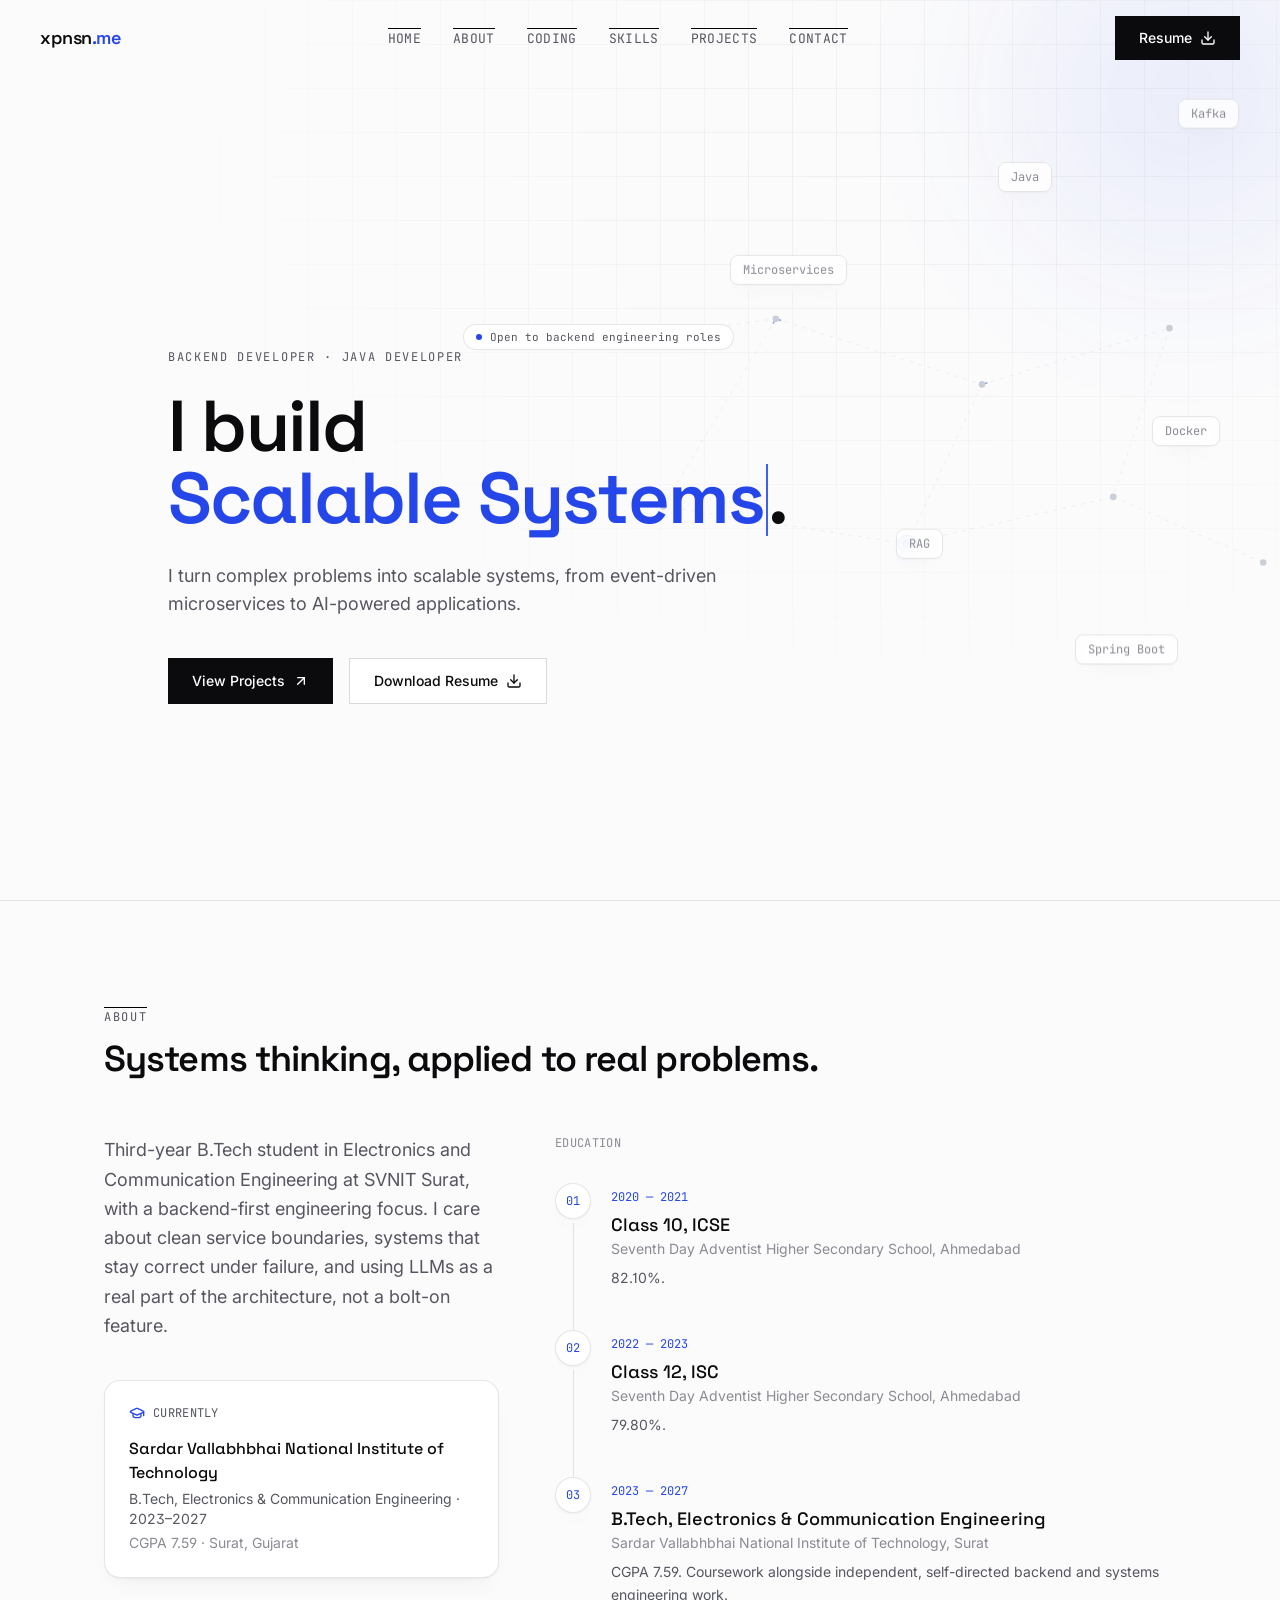
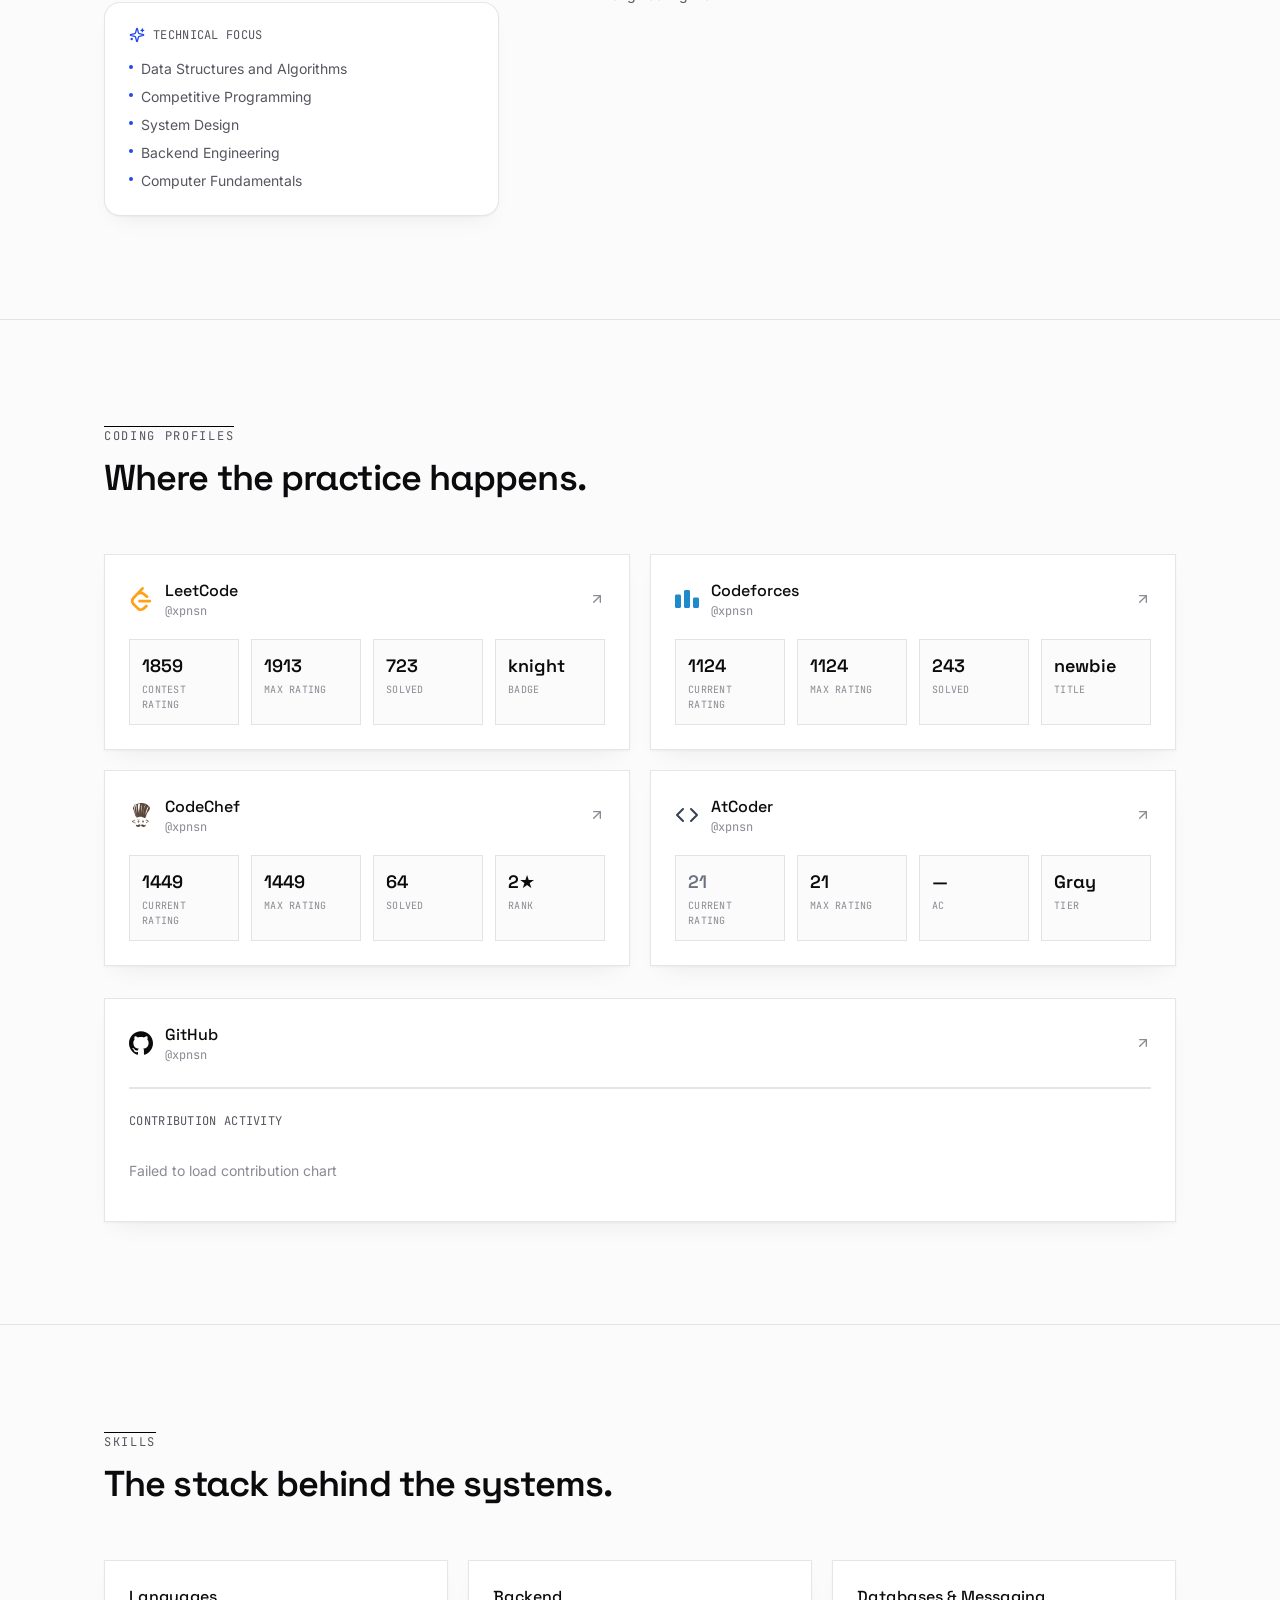
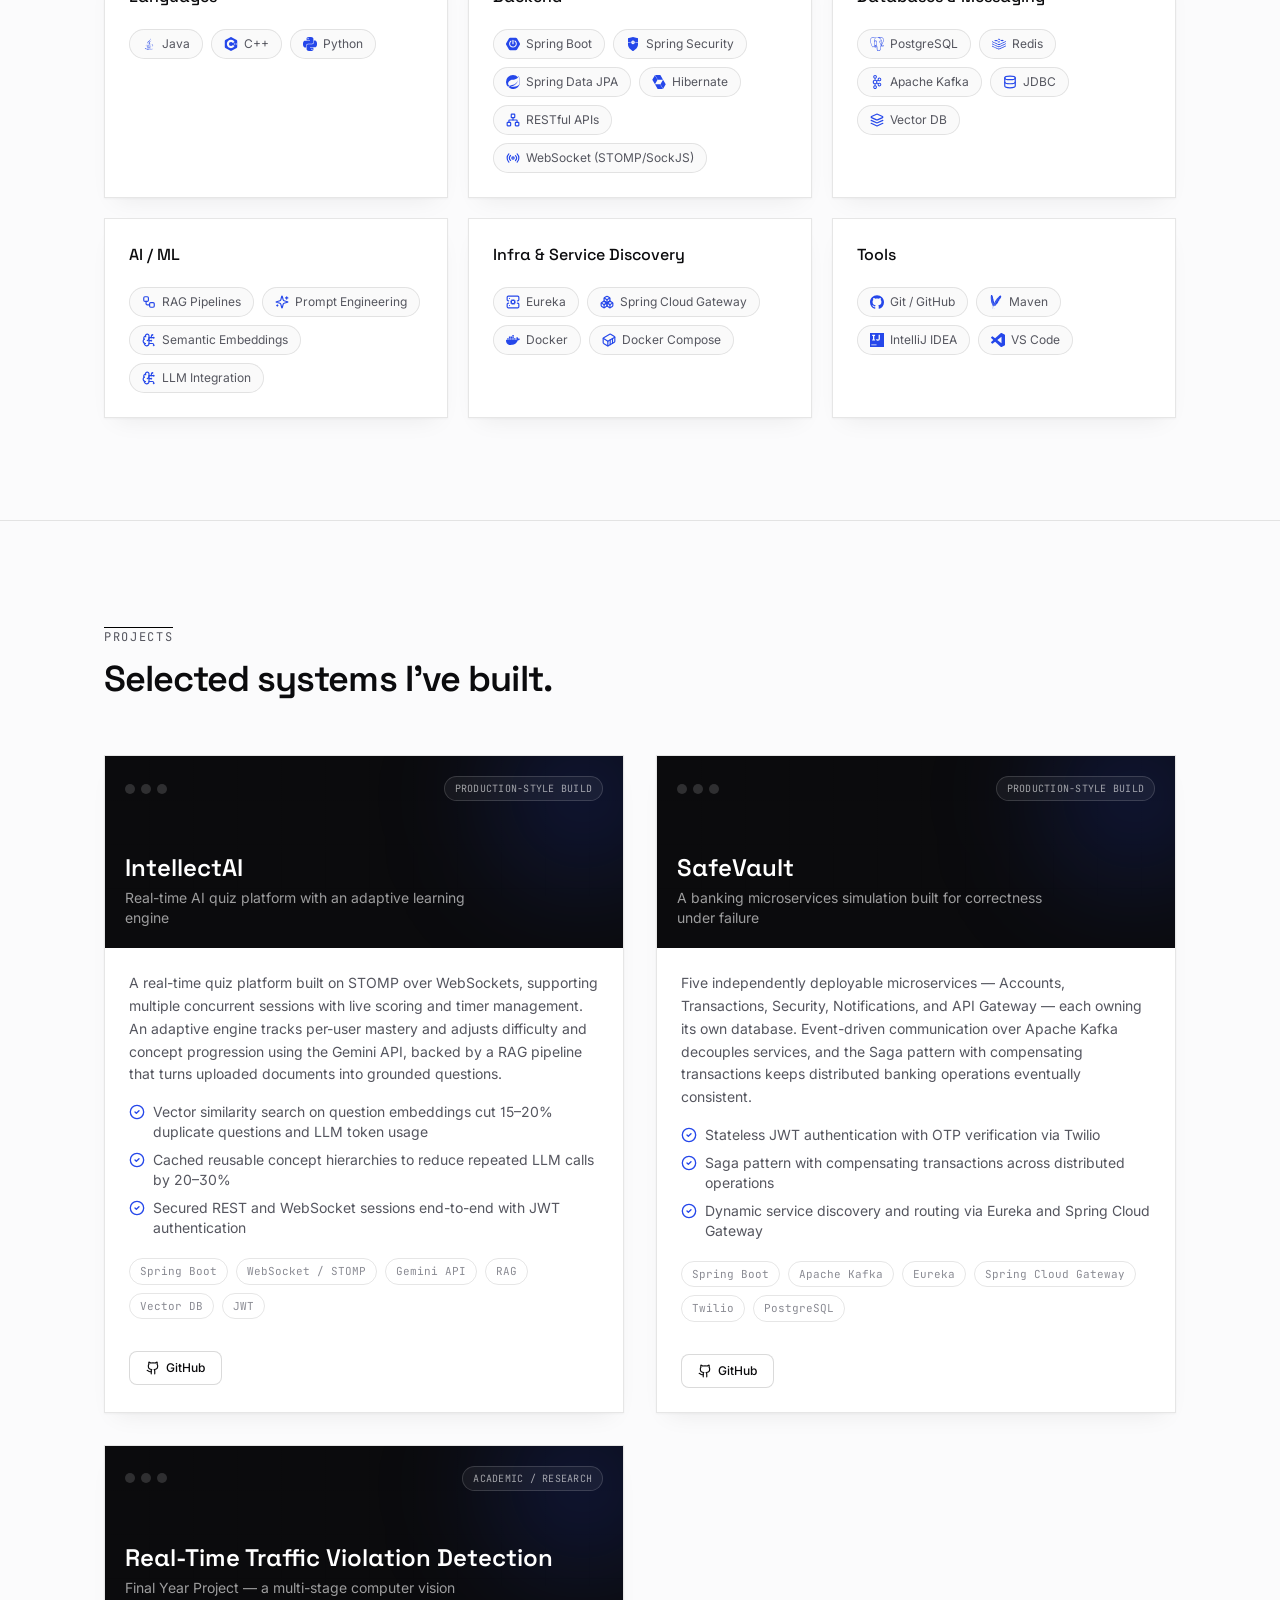
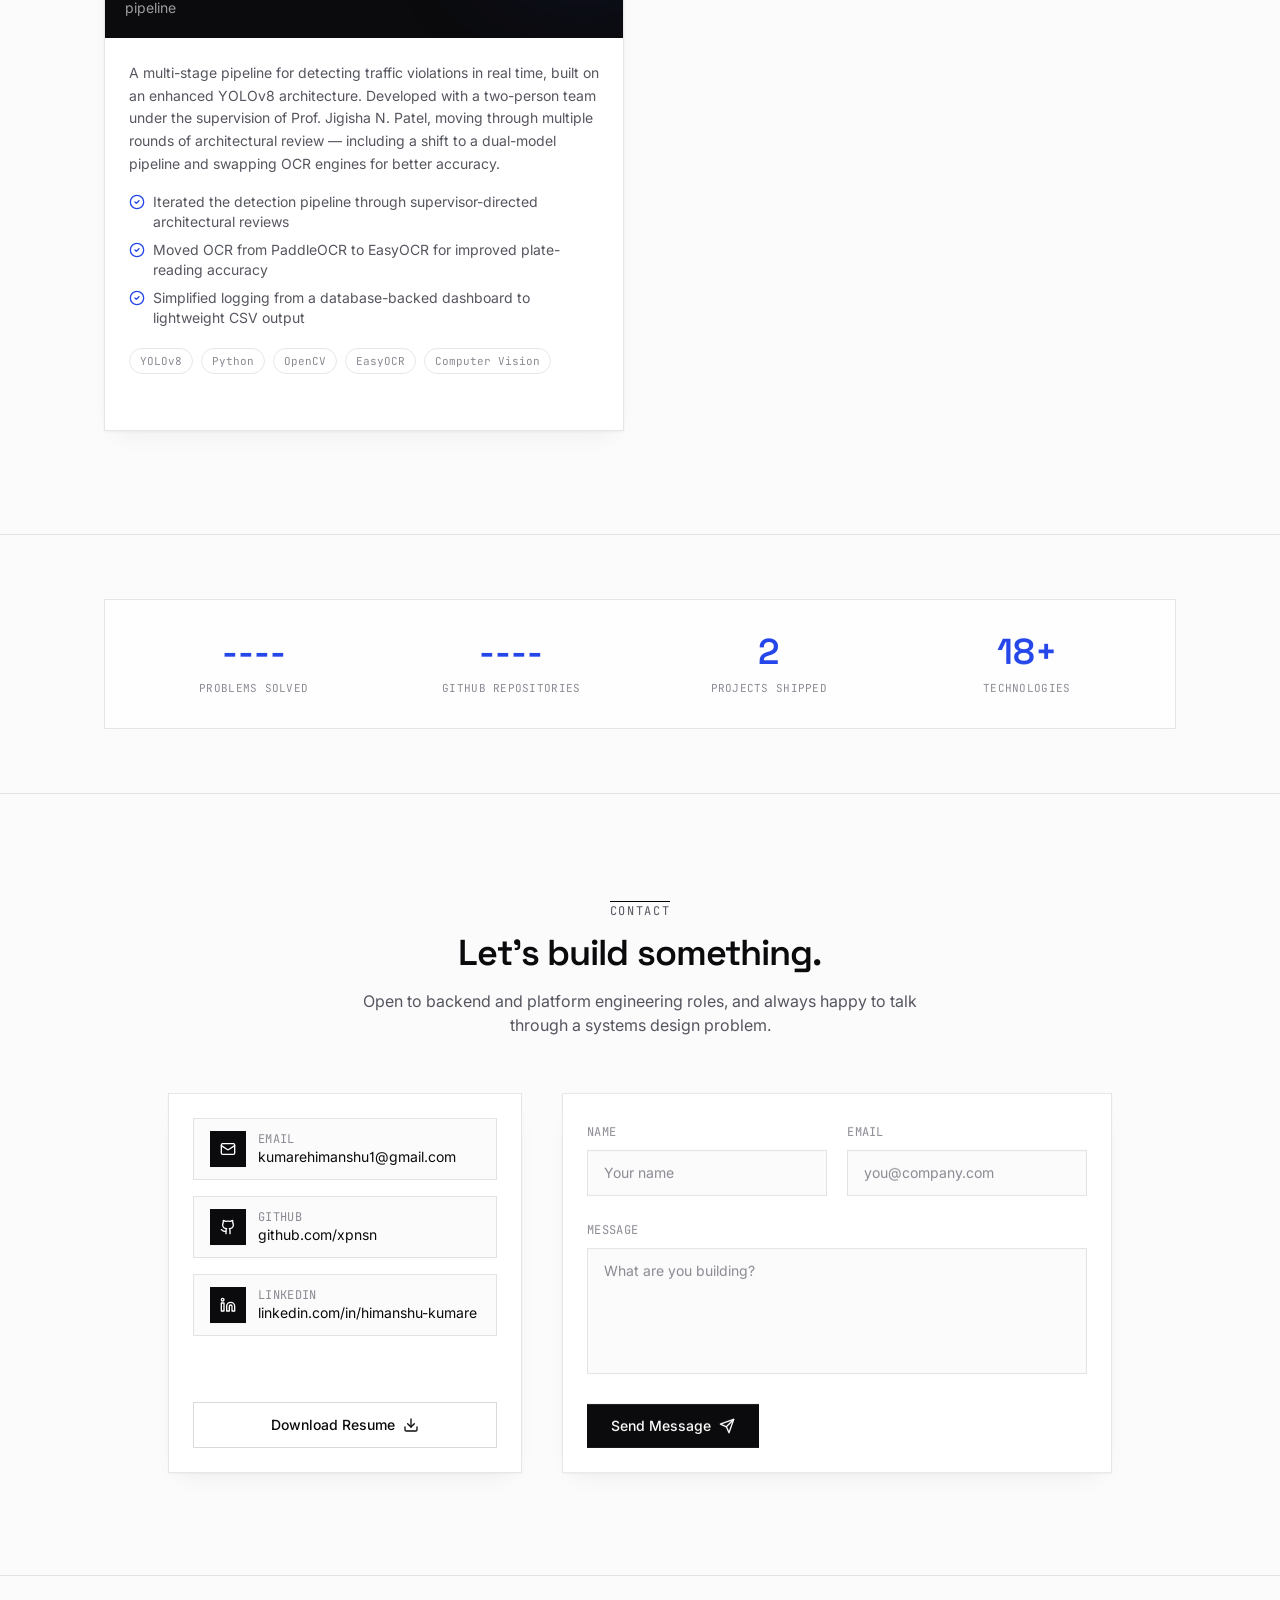
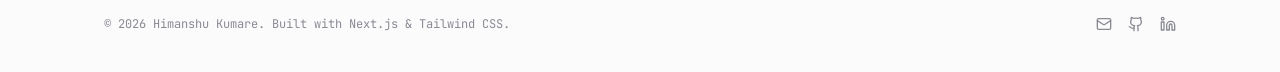
<file: index.html>
<!DOCTYPE html><html lang="en" class="scroll-smooth"><head><meta charSet="utf-8"/><meta name="viewport" content="width=device-width, initial-scale=1"/><link rel="stylesheet" href="/_next/static/css/5a13f71309ed17be.css" data-precedence="next"/><link rel="preload" as="script" fetchPriority="low" href="/_next/static/chunks/webpack-889906d2d9470bce.js"/><script src="/_next/static/chunks/fd9d1056-4a917af64af6b262.js" async=""></script><script src="/_next/static/chunks/23-6c6b0c7acb6a0a7e.js" async=""></script><script src="/_next/static/chunks/main-app-83a2d8cb7f90c480.js" async=""></script><script src="/_next/static/chunks/30a37ab2-38c968dc4e0f39fb.js" async=""></script><script src="/_next/static/chunks/a0f462e1-6d6544476a2a3025.js" async=""></script><script src="/_next/static/chunks/741-472580a84a715af6.js" async=""></script><script src="/_next/static/chunks/app/page-4ea057d4ef8b539a.js" async=""></script><link rel="preconnect" href="https://fonts.googleapis.com"/><link rel="preconnect" href="https://fonts.gstatic.com" crossorigin="anonymous"/><title>Himanshu Kumare — Backend Engineer</title><meta name="description" content="Himanshu Kumare — Backend-focused software engineer building event-driven microservices and AI-powered systems with Java, Spring Boot, and LLMs."/><meta property="og:title" content="Himanshu Kumare — Backend Engineer"/><meta property="og:description" content="Backend-focused engineer turning complex problems into scalable systems — from event-driven microservices to AI-powered applications."/><meta property="og:type" content="website"/><meta name="twitter:card" content="summary"/><meta name="twitter:title" content="Himanshu Kumare — Backend Engineer"/><meta name="twitter:description" content="Backend-focused engineer turning complex problems into scalable systems — from event-driven microservices to AI-powered applications."/><link rel="icon" href="/favicon.svg"/><link href="https://fonts.googleapis.com/css2?family=Space+Grotesk:wght@400;500;600;700&amp;family=Inter:wght@400;500;600;700&amp;family=JetBrains+Mono:wght@400;500;600&amp;display=swap" rel="stylesheet"/><script src="/_next/static/chunks/polyfills-78c92fac7aa8fdd8.js" noModule=""></script></head><body class="bg-base text-ink font-body antialiased" style="--font-display:&#x27;Space Grotesk&#x27;, ui-sans-serif, system-ui, sans-serif;--font-body:&#x27;Inter&#x27;, ui-sans-serif, system-ui, sans-serif;--font-mono:&#x27;JetBrains Mono&#x27;, ui-monospace, monospace"><main class="relative"><header class="fixed inset-x-0 top-0 z-50 transition-all duration-300 bg-transparent" style="opacity:0;will-change:transform,opacity;transform:translateY(-40px)"><div class="mx-auto flex max-w-7xl items-center justify-between px-6 py-4 lg:px-10"><a href="#home" class="flex items-center font-display text-lg font-semibold tracking-tight"><span class="text-ink">xpnsn</span><span class="text-blue">.me</span></a><nav class="hidden items-center gap-8 lg:flex"><a href="#home" class="font-mono text-[13px] uppercase tracking-wide text-ink-dim transition-colors hover:text-ink border-t border-black">Home</a><a href="#about" class="font-mono text-[13px] uppercase tracking-wide text-ink-dim transition-colors hover:text-ink border-t border-black">About</a><a href="#coding" class="font-mono text-[13px] uppercase tracking-wide text-ink-dim transition-colors hover:text-ink border-t border-black">Coding</a><a href="#skills" class="font-mono text-[13px] uppercase tracking-wide text-ink-dim transition-colors hover:text-ink border-t border-black">Skills</a><a href="#projects" class="font-mono text-[13px] uppercase tracking-wide text-ink-dim transition-colors hover:text-ink border-t border-black">Projects</a><a href="#contact" class="font-mono text-[13px] uppercase tracking-wide text-ink-dim transition-colors hover:text-ink border-t border-black">Contact</a></nav><div class="bg-black hidden lg:block"><a class="relative inline-flex items-center justify-center overflow-hidden px-6 py-3 text-sm font-medium transition-colors duration-300 bg-ink text-white hover:bg-blue " href="/resume.pdf"><span class="absolute -inset-6 rounded-full bg-gradient-to-r from-cyan-400 via-sky-400 to-blue-500 blur-3xl" style="opacity:0;will-change:opacity,transform;transform:scale(0.7)"></span><span class="relative z-10 flex items-center gap-2">Resume <svg xmlns="http://www.w3.org/2000/svg" width="24" height="24" viewBox="0 0 24 24" fill="none" stroke="currentColor" stroke-width="2" stroke-linecap="round" stroke-linejoin="round" class="lucide lucide-download h-4 w-4"><path d="M21 15v4a2 2 0 0 1-2 2H5a2 2 0 0 1-2-2v-4"></path><polyline points="7 10 12 15 17 10"></polyline><line x1="12" x2="12" y1="15" y2="3"></line></svg></span></a></div><button aria-label="Toggle menu" class="flex h-10 w-10 items-center justify-center rounded-lg border border-line bg-white lg:hidden border-t border-black"><svg xmlns="http://www.w3.org/2000/svg" width="24" height="24" viewBox="0 0 24 24" fill="none" stroke="currentColor" stroke-width="2" stroke-linecap="round" stroke-linejoin="round" class="lucide lucide-menu h-5 w-5"><line x1="4" x2="20" y1="12" y2="12"></line><line x1="4" x2="20" y1="6" y2="6"></line><line x1="4" x2="20" y1="18" y2="18"></line></svg></button></div></header><section id="home" class="relative flex min-h-screen items-center overflow-hidden pt-28"><div class="pointer-events-none absolute inset-0 overflow-hidden"><div class="absolute -top-40 -right-40 h-[32rem] w-[32rem] rounded-full bg-grad-radial-blue blur-3xl"></div><div class="absolute inset-0 bg-grid-pattern bg-grid [mask-image:radial-gradient(ellipse_60%_60%_at_70%_20%,black,transparent)]"></div><svg viewBox="0 0 960 400" class="absolute right-[-6%] top-1/2 h-auto w-[min(900px,120vw)] -translate-y-1/2 opacity-[0.5]" fill="none"><line x1="120" y1="90" x2="340" y2="60" stroke="#0b0b0d" stroke-opacity="0.12" stroke-width="1" stroke-dasharray="4 6"></line><line x1="340" y1="60" x2="560" y2="130" stroke="#0b0b0d" stroke-opacity="0.12" stroke-width="1" stroke-dasharray="4 6"></line><line x1="560" y1="130" x2="760" y2="70" stroke="#0b0b0d" stroke-opacity="0.12" stroke-width="1" stroke-dasharray="4 6"></line><line x1="340" y1="60" x2="220" y2="260" stroke="#0b0b0d" stroke-opacity="0.12" stroke-width="1" stroke-dasharray="4 6"></line><line x1="560" y1="130" x2="480" y2="300" stroke="#0b0b0d" stroke-opacity="0.12" stroke-width="1" stroke-dasharray="4 6"></line><line x1="220" y1="260" x2="480" y2="300" stroke="#0b0b0d" stroke-opacity="0.12" stroke-width="1" stroke-dasharray="4 6"></line><line x1="480" y1="300" x2="700" y2="250" stroke="#0b0b0d" stroke-opacity="0.12" stroke-width="1" stroke-dasharray="4 6"></line><line x1="760" y1="70" x2="700" y2="250" stroke="#0b0b0d" stroke-opacity="0.12" stroke-width="1" stroke-dasharray="4 6"></line><line x1="700" y1="250" x2="860" y2="320" stroke="#0b0b0d" stroke-opacity="0.12" stroke-width="1" stroke-dasharray="4 6"></line><line x1="120" y1="90" x2="340" y2="60" stroke="#2547ea" stroke-width="1.5" stroke-dasharray="6 994" class="animate-dash-travel" style="animation-delay:0s"></line><line x1="340" y1="60" x2="560" y2="130" stroke="#2547ea" stroke-width="1.5" stroke-dasharray="6 994" class="animate-dash-travel" style="animation-delay:2.4s"></line><line x1="560" y1="130" x2="760" y2="70" stroke="#2547ea" stroke-width="1.5" stroke-dasharray="6 994" class="animate-dash-travel" style="animation-delay:4.8s"></line><line x1="340" y1="60" x2="220" y2="260" stroke="#2547ea" stroke-width="1.5" stroke-dasharray="6 994" class="animate-dash-travel" style="animation-delay:7.199999999999999s"></line><g><circle cx="120" cy="90" r="3.5" fill="#9aa2b1"></circle></g><g><circle cx="340" cy="60" r="3.5" fill="#9aa2b1"></circle></g><g><circle cx="560" cy="130" r="3.5" fill="#9aa2b1"></circle></g><g><circle cx="760" cy="70" r="3.5" fill="#9aa2b1"></circle></g><g><circle cx="220" cy="260" r="3.5" fill="#9aa2b1"></circle></g><g><circle cx="480" cy="300" r="5" fill="#2547ea"></circle><circle cx="480" cy="300" r="9" fill="none" stroke="#2547ea" stroke-width="1" class="animate-pulse-node"></circle></g><g><circle cx="700" cy="250" r="3.5" fill="#9aa2b1"></circle></g><g><circle cx="860" cy="320" r="3.5" fill="#9aa2b1"></circle></g></svg></div><div class="pointer-events-none absolute hidden font-mono text-xs text-ink-faint md:block" style="top:20%;left:78%;will-change:transform"><span class="rounded-lg border border-line bg-white/80 px-3 py-1.5 shadow-card backdrop-blur">Java</span></div><div class="pointer-events-none absolute hidden font-mono text-xs text-ink-faint md:block" style="top:72%;left:84%;will-change:transform"><span class="rounded-lg border border-line bg-white/80 px-3 py-1.5 shadow-card backdrop-blur">Spring Boot</span></div><div class="pointer-events-none absolute hidden font-mono text-xs text-ink-faint md:block" style="top:12%;left:92%;will-change:transform"><span class="rounded-lg border border-line bg-white/80 px-3 py-1.5 shadow-card backdrop-blur">Kafka</span></div><div class="pointer-events-none absolute hidden font-mono text-xs text-ink-faint md:block" style="top:48%;left:90%;will-change:transform"><span class="rounded-lg border border-line bg-white/80 px-3 py-1.5 shadow-card backdrop-blur">Docker</span></div><div class="pointer-events-none absolute hidden font-mono text-xs text-ink-faint md:block" style="top:60%;left:70%;will-change:transform"><span class="rounded-lg border border-line bg-white/80 px-3 py-1.5 shadow-card backdrop-blur">RAG</span></div><div class="pointer-events-none absolute hidden font-mono text-xs text-ink-faint md:block" style="top:30%;left:57%;will-change:transform"><span class="rounded-lg border border-line bg-white/80 px-3 py-1.5 shadow-card backdrop-blur">Microservices</span></div><div class="relative mx-[10%] max-w-5xl px-6 lg:px-10"><div class="eyebrow-wrap" style="opacity:0;will-change:opacity,transform;transform:translateY(12px)"><span class=""></span><span class="eyebrow">Backend Developer · Java Developer</span></div><div class="mt-4 inline-flex items-center gap-2 rounded-full border border-line bg-white px-3 py-1 font-mono text-[11px] text-ink-dim" style="opacity:0;will-change:opacity,transform;transform:translateY(12px)"><span class="h-1.5 w-1.5 rounded-full bg-blue"></span>Open to backend engineering roles</div><h1 class="mt-6 font-display text-5xl font-semibold leading-[1.05] tracking-tight text-ink sm:text-6xl lg:text-[4.5rem]" style="opacity:0;will-change:opacity,transform;transform:translateY(20px)">I build<br/><span class="text-blue"><span class=""><span class="ml-0.5 inline-block w-[2px] translate-y-[2px] animate-blink bg-blue-soft" style="height:1em"> </span></span></span><span class="text-ink">.</span></h1><p class="mt-7 max-w-xl text-base text-ink-dim sm:text-lg" style="opacity:0;will-change:opacity,transform;transform:translateY(20px)">I turn complex problems into scalable systems, from event-driven microservices to AI-powered applications.</p><div class="mt-10 flex flex-col gap-4 sm:flex-row" style="opacity:0;will-change:opacity,transform;transform:translateY(20px)"><a class="relative inline-flex items-center justify-center overflow-hidden px-6 py-3 text-sm font-medium transition-colors duration-300 bg-ink text-white hover:bg-blue " href="#projects"><span class="absolute -inset-6 rounded-full bg-gradient-to-r from-cyan-400 via-sky-400 to-blue-500 blur-3xl" style="opacity:0;will-change:opacity,transform;transform:scale(0.7)"></span><span class="relative z-10 flex items-center gap-2">View Projects <svg xmlns="http://www.w3.org/2000/svg" width="24" height="24" viewBox="0 0 24 24" fill="none" stroke="currentColor" stroke-width="2" stroke-linecap="round" stroke-linejoin="round" class="lucide lucide-arrow-up-right h-4 w-4"><path d="M7 7h10v10"></path><path d="M7 17 17 7"></path></svg></span></a><a class="relative inline-flex items-center justify-center overflow-hidden px-6 py-3 text-sm font-medium transition-colors duration-300 border border-ink/15 bg-white text-ink hover:border-ink/40 " href="/resume.pdf" download=""><span class="absolute -inset-6 rounded-full bg-gradient-to-r from-cyan-400 via-sky-400 to-blue-500 blur-3xl" style="opacity:0;will-change:opacity,transform;transform:scale(0.7)"></span><span class="relative z-10 flex items-center gap-2">Download Resume <svg xmlns="http://www.w3.org/2000/svg" width="24" height="24" viewBox="0 0 24 24" fill="none" stroke="currentColor" stroke-width="2" stroke-linecap="round" stroke-linejoin="round" class="lucide lucide-download h-4 w-4"><path d="M21 15v4a2 2 0 0 1-2 2H5a2 2 0 0 1-2-2v-4"></path><polyline points="7 10 12 15 17 10"></polyline><line x1="12" x2="12" y1="15" y2="3"></line></svg></span></a></div></div></section><section id="about" class="section-pad relative border-t border-line"><div class="mx-auto max-w-6xl px-6 lg:px-10"><div style="opacity:0;transform:translateY(24px)"><div class="eyebrow-wrap"><span class="eyebrow border-t border-black">About</span></div><h2 class="mt-3 font-display text-3xl font-semibold tracking-tight sm:text-4xl">Systems thinking, applied to real problems.</h2></div><div class="mt-14 grid gap-14 lg:grid-cols-5"><div class="lg:col-span-2" style="opacity:0;transform:translateY(24px)"><p class="text-lg leading-relaxed text-ink-dim">Third-year B.Tech student in Electronics and Communication Engineering at SVNIT Surat, with a backend-first engineering focus. I care about clean service boundaries, systems that stay correct under failure, and using LLMs as a real part of the architecture, not a bolt-on feature.</p><div class="mt-10 rounded-2xl border border-line bg-surface p-6 shadow-card"><div class="mb-4 flex items-center gap-2"><svg xmlns="http://www.w3.org/2000/svg" width="24" height="24" viewBox="0 0 24 24" fill="none" stroke="currentColor" stroke-width="2" stroke-linecap="round" stroke-linejoin="round" class="lucide lucide-graduation-cap h-4 w-4 text-blue"><path d="M21.42 10.922a1 1 0 0 0-.019-1.838L12.83 5.18a2 2 0 0 0-1.66 0L2.6 9.08a1 1 0 0 0 0 1.832l8.57 3.908a2 2 0 0 0 1.66 0z"></path><path d="M22 10v6"></path><path d="M6 12.5V16a6 3 0 0 0 12 0v-3.5"></path></svg><h3 class="font-mono text-xs uppercase tracking-wide text-ink-dim">Currently</h3></div><p class="font-display text-base font-medium text-ink">Sardar Vallabhbhai National Institute of Technology</p><p class="mt-1 text-sm text-ink-dim">B.Tech, Electronics &amp; Communication Engineering · 2023–2027</p><p class="mt-1 text-sm text-ink-faint">CGPA 7.59 · Surat, Gujarat</p></div><div class="mt-6 rounded-2xl border border-line bg-surface p-6 shadow-card"><div class="mb-4 flex items-center gap-2"><svg xmlns="http://www.w3.org/2000/svg" width="24" height="24" viewBox="0 0 24 24" fill="none" stroke="currentColor" stroke-width="2" stroke-linecap="round" stroke-linejoin="round" class="lucide lucide-sparkles h-4 w-4 text-blue"><path d="M9.937 15.5A2 2 0 0 0 8.5 14.063l-6.135-1.582a.5.5 0 0 1 0-.962L8.5 9.936A2 2 0 0 0 9.937 8.5l1.582-6.135a.5.5 0 0 1 .963 0L14.063 8.5A2 2 0 0 0 15.5 9.937l6.135 1.581a.5.5 0 0 1 0 .964L15.5 14.063a2 2 0 0 0-1.437 1.437l-1.582 6.135a.5.5 0 0 1-.963 0z"></path><path d="M20 3v4"></path><path d="M22 5h-4"></path><path d="M4 17v2"></path><path d="M5 18H3"></path></svg><h3 class="font-mono text-xs uppercase tracking-wide text-ink-dim">Technical focus</h3></div><ul class="space-y-2 text-sm text-ink-dim"><li class="flex gap-2"><span class="mt-1.5 h-1 w-1 shrink-0 rounded-full bg-blue"></span>Data Structures and Algorithms</li><li class="flex gap-2"><span class="mt-1.5 h-1 w-1 shrink-0 rounded-full bg-blue"></span>Competitive Programming</li><li class="flex gap-2"><span class="mt-1.5 h-1 w-1 shrink-0 rounded-full bg-blue"></span>System Design</li><li class="flex gap-2"><span class="mt-1.5 h-1 w-1 shrink-0 rounded-full bg-blue"></span>Backend Engineering</li><li class="flex gap-2"><span class="mt-1.5 h-1 w-1 shrink-0 rounded-full bg-blue"></span>Computer Fundamentals</li></ul></div></div><div class="lg:col-span-3"><h3 class="mb-8 font-mono text-xs uppercase tracking-wide text-ink-faint">Education</h3><ol><div style="opacity:0;transform:translateY(24px)"><li class="flex gap-5"><div class="flex flex-col items-center"><span class="flex h-9 w-9 shrink-0 items-center justify-center rounded-full border border-line bg-surface font-mono text-xs text-blue shadow-card">01</span><span class="mt-1 w-px flex-1 bg-line"></span></div><div class="pb-10"><span class="font-mono text-xs text-blue">2020 — 2021</span><h4 class="mt-1 font-display text-lg font-medium">Class 10, ICSE</h4><p class="text-sm text-ink-faint">Seventh Day Adventist Higher Secondary School, Ahmedabad</p><p class="mt-2 text-sm leading-relaxed text-ink-dim">82.10%.</p></div></li></div><div style="opacity:0;transform:translateY(24px)"><li class="flex gap-5"><div class="flex flex-col items-center"><span class="flex h-9 w-9 shrink-0 items-center justify-center rounded-full border border-line bg-surface font-mono text-xs text-blue shadow-card">02</span><span class="mt-1 w-px flex-1 bg-line"></span></div><div class="pb-10"><span class="font-mono text-xs text-blue">2022 — 2023</span><h4 class="mt-1 font-display text-lg font-medium">Class 12, ISC</h4><p class="text-sm text-ink-faint">Seventh Day Adventist Higher Secondary School, Ahmedabad</p><p class="mt-2 text-sm leading-relaxed text-ink-dim">79.80%.</p></div></li></div><div style="opacity:0;transform:translateY(24px)"><li class="flex gap-5"><div class="flex flex-col items-center"><span class="flex h-9 w-9 shrink-0 items-center justify-center rounded-full border border-line bg-surface font-mono text-xs text-blue shadow-card">03</span></div><div class=""><span class="font-mono text-xs text-blue">2023 — 2027</span><h4 class="mt-1 font-display text-lg font-medium">B.Tech, Electronics &amp; Communication Engineering</h4><p class="text-sm text-ink-faint">Sardar Vallabhbhai National Institute of Technology, Surat</p><p class="mt-2 text-sm leading-relaxed text-ink-dim">CGPA 7.59. Coursework alongside independent, self-directed backend and systems engineering work.</p></div></li></div></ol></div></div></div></section><section id="coding" class="section-pad relative border-t border-line"><div class="mx-auto max-w-6xl px-6 lg:px-10"><div style="opacity:0;transform:translateY(24px)"><div class="eyebrow-wrap"><span class="eyebrow border-t border-black">Coding Profiles</span></div><h2 class="mt-3 font-display text-3xl font-semibold tracking-tight sm:text-4xl">Where the practice happens.</h2></div><div class="mt-14 grid gap-5 sm:grid-cols-2"><div><div style="opacity:0;transform:translateY(24px)"><a href="https://leetcode.com/u/xpnsn" target="_blank" rel="noreferrer" class="card-hover group flex h-full flex-col border border-line bg-surface p-6 shadow-card"><div class="flex items-center justify-between"><div class="flex items-center gap-3"><span class="text-2xl text-[#ffa116]"><svg stroke="currentColor" fill="currentColor" stroke-width="0" role="img" viewBox="0 0 24 24" height="1em" width="1em" xmlns="http://www.w3.org/2000/svg"><path d="M13.483 0a1.374 1.374 0 0 0-.961.438L7.116 6.226l-3.854 4.126a5.266 5.266 0 0 0-1.209 2.104 5.35 5.35 0 0 0-.125.513 5.527 5.527 0 0 0 .062 2.362 5.83 5.83 0 0 0 .349 1.017 5.938 5.938 0 0 0 1.271 1.818l4.277 4.193.039.038c2.248 2.165 5.852 2.133 8.063-.074l2.396-2.392c.54-.54.54-1.414.003-1.955a1.378 1.378 0 0 0-1.951-.003l-2.396 2.392a3.021 3.021 0 0 1-4.205.038l-.02-.019-4.276-4.193c-.652-.64-.972-1.469-.948-2.263a2.68 2.68 0 0 1 .066-.523 2.545 2.545 0 0 1 .619-1.164L9.13 8.114c1.058-1.134 3.204-1.27 4.43-.278l3.501 2.831c.593.48 1.461.387 1.94-.207a1.384 1.384 0 0 0-.207-1.943l-3.5-2.831c-.8-.647-1.766-1.045-2.774-1.202l2.015-2.158A1.384 1.384 0 0 0 13.483 0zm-2.866 12.815a1.38 1.38 0 0 0-1.38 1.382 1.38 1.38 0 0 0 1.38 1.382H20.79a1.38 1.38 0 0 0 1.38-1.382 1.38 1.38 0 0 0-1.38-1.382z"></path></svg></span><div><p class="font-display text-base text-ink font-medium">LeetCode</p><p class="font-mono text-xs text-ink-faint">@<!-- -->xpnsn</p></div></div><svg xmlns="http://www.w3.org/2000/svg" width="24" height="24" viewBox="0 0 24 24" fill="none" stroke="currentColor" stroke-width="2" stroke-linecap="round" stroke-linejoin="round" class="lucide lucide-arrow-up-right h-4 w-4 text-ink-faint transition-transform group-hover:translate-x-0.5 group-hover:-translate-y-0.5 group-hover:text-blue"><path d="M7 7h10v10"></path><path d="M7 17 17 7"></path></svg></div><div class="mt-5 grid grid-cols-2 gap-3 sm:grid-cols-4"><div class="border border-line bg-black/[0.015] p-3"><p class="font-display text-lg font-semibold text-ink">1859</p><p class="mt-0.5 font-mono text-[10px] uppercase tracking-wide text-ink-faint">Contest Rating</p></div><div class="border border-line bg-black/[0.015] p-3"><p class="font-display text-lg font-semibold text-ink">1913</p><p class="mt-0.5 font-mono text-[10px] uppercase tracking-wide text-ink-faint">Max Rating</p></div><div class="border border-line bg-black/[0.015] p-3"><p class="font-display text-lg font-semibold text-ink">723</p><p class="mt-0.5 font-mono text-[10px] uppercase tracking-wide text-ink-faint">Solved</p></div><div class="border border-line bg-black/[0.015] p-3"><p class="font-display text-lg font-semibold text-ink">knight</p><p class="mt-0.5 font-mono text-[10px] uppercase tracking-wide text-ink-faint">Badge</p></div></div></a></div></div><div><div style="opacity:0;transform:translateY(24px)"><a href="https://codeforces.com/profile/xpnsn" target="_blank" rel="noreferrer" class="card-hover group flex h-full flex-col border border-line bg-surface p-6 shadow-card"><div class="flex items-center justify-between"><div class="flex items-center gap-3"><span class="text-2xl text-[#1f8acb]"><svg stroke="currentColor" fill="currentColor" stroke-width="0" role="img" viewBox="0 0 24 24" height="1em" width="1em" xmlns="http://www.w3.org/2000/svg"><path d="M4.5 7.5C5.328 7.5 6 8.172 6 9v10.5c0 .828-.672 1.5-1.5 1.5h-3C.673 21 0 20.328 0 19.5V9c0-.828.673-1.5 1.5-1.5h3zm9-4.5c.828 0 1.5.672 1.5 1.5v15c0 .828-.672 1.5-1.5 1.5h-3c-.827 0-1.5-.672-1.5-1.5v-15c0-.828.673-1.5 1.5-1.5h3zm9 7.5c.828 0 1.5.672 1.5 1.5v7.5c0 .828-.672 1.5-1.5 1.5h-3c-.828 0-1.5-.672-1.5-1.5V12c0-.828.672-1.5 1.5-1.5h3z"></path></svg></span><div><p class="font-display text-base text-ink font-medium">Codeforces</p><p class="font-mono text-xs text-ink-faint">@<!-- -->xpnsn</p></div></div><svg xmlns="http://www.w3.org/2000/svg" width="24" height="24" viewBox="0 0 24 24" fill="none" stroke="currentColor" stroke-width="2" stroke-linecap="round" stroke-linejoin="round" class="lucide lucide-arrow-up-right h-4 w-4 text-ink-faint transition-transform group-hover:translate-x-0.5 group-hover:-translate-y-0.5 group-hover:text-blue"><path d="M7 7h10v10"></path><path d="M7 17 17 7"></path></svg></div><div class="mt-5 grid grid-cols-2 gap-3 sm:grid-cols-4"><div class="border border-line bg-black/[0.015] p-3"><p class="font-display text-lg font-semibold text-ink">1124</p><p class="mt-0.5 font-mono text-[10px] uppercase tracking-wide text-ink-faint">Current Rating</p></div><div class="border border-line bg-black/[0.015] p-3"><p class="font-display text-lg font-semibold text-ink">1124</p><p class="mt-0.5 font-mono text-[10px] uppercase tracking-wide text-ink-faint">Max Rating</p></div><div class="border border-line bg-black/[0.015] p-3"><p class="font-display text-lg font-semibold text-ink">243</p><p class="mt-0.5 font-mono text-[10px] uppercase tracking-wide text-ink-faint">Solved</p></div><div class="border border-line bg-black/[0.015] p-3"><p class="font-display text-lg font-semibold text-ink">newbie</p><p class="mt-0.5 font-mono text-[10px] uppercase tracking-wide text-ink-faint">Title</p></div></div></a></div></div><div><div style="opacity:0;transform:translateY(24px)"><a href="https://www.codechef.com/users/xpnsn" target="_blank" rel="noreferrer" class="card-hover group flex h-full flex-col border border-line bg-surface p-6 shadow-card"><div class="flex items-center justify-between"><div class="flex items-center gap-3"><span class="text-2xl text-[#5b4638]"><svg stroke="currentColor" fill="currentColor" stroke-width="0" role="img" viewBox="0 0 24 24" height="1em" width="1em" xmlns="http://www.w3.org/2000/svg"><path d="M11.2574.0039c-.37.0101-.7353.041-1.1003.095C9.6164.153 9.0766.4236 8.482.694c-.757.3244-1.5147.6486-2.2176.7027-1.1896.3785-1.568.919-1.8925 1.3516 0 .054-.054.1079-.054.1079-.4325.865-.4873 1.73-.325 2.5952.1621.5407.3786 1.0282.5408 1.5148.3785 1.0274.7578 2.0007.92 3.1362.1622.3244.3235.7571.4316 1.1897.2704.8651.542 1.8383 1.353 2.5952l.0057-.0028c.0175.0183.0301.0387.0482.0568.0072-.0036.0141-.0063.0213-.0099l-.0213-.5849c.6489-.9733 1.5673-1.6221 2.865-1.8925.5195-.1093 1.081-.1497 1.6625-.1278a8.7733 8.7733 0 0 1 1.7988.2357c1.4599.3785 2.595 1.1358 2.6492 1.7846.0273.3549.0398.6952.0326 1.0364-.001.064-.0046.1285-.007.193l.1362.0682c.075-.0375.1424-.107.2059-.1902.0008-.001.002-.002.0028-.0028.0018-.0023.0039-.0061.0057-.0085.0396-.0536.0747-.1236.1107-.1931.0188-.0377.0372-.0866.0554-.1292.2048-.4622.362-1.1536.538-1.9635.0541-.2703.1092-.4864.1633-.7027.4326-.9733 1.0266-1.8382 1.6213-2.6492.9733-1.3518 1.8928-2.5962 1.7846-4.0561-1.784-3.4608-4.2718-4.0017-5.5695-4.272-.2163-.0541-.3233-.0539-.4856-.108-1.3382-.2433-2.4945-.3953-3.6046-.3648zm5.0428 14.3788a9.8602 9.8602 0 0 0-.0326-.9824c-.0541-.703-1.1892-1.46-2.7032-1.8386-.588-.1336-1.1764-.2142-1.7448-.2356-.539-.0137-1.0657.0248-1.5546.1277-1.2436.2704-2.2162.9193-2.811 1.8925l.0511 1.431c.6672-.3558 1.7326-.8747 3.139-.9994.0662-.0059.1368-.0059.2044-.0099.1177-.013.2667-.044.4444-.044 1.6075 0 3.2682.5336 4.8767 1.6483.039-.2744.0611-.549.071-.8234l.044.0227c.0028-.0622.0143-.1268.0156-.1888zM11.256.0578c.1239-.0034.2538.01.379.0114-.23-.0022-.4588.0026-.6871.0156.103-.0061.2046-.0242.308-.027zm.4983.0156c.6552.014 1.3255.0711 2.0387.1803-.6834-.0987-1.3646-.1671-2.0387-.1803zm-1.3147.0554c-.076.0087-.1527.0133-.2285.0241-.8168.1167-1.7742.7015-2.75 1.045.3545-.1323.7143-.2957 1.0747-.4501C9.0765.4774 9.6705.207 10.1571.1529c.0939-.0139.1886-.0133.2825-.0241zm-.2285.24c.1622 0 .3787-.0002.5409.0539-.1425-.0357-.2595-.026-.3706-.0142a1.174 1.174 0 0 1 .3166.0681c.5796 1.0012-.4264 5.2791-.6786 8.1492.1559 1.0276.3138 1.9963.4628 2.7201-.7029-1.7843-1.4067-4.921-1.5148-7.354-.054-.9733.001-1.8386.2172-2.4874C9.401.8557 9.7244.4228 10.2111.3687zm3.1361.271c-.811 2.1088-.9184 6.1092-.9725 7.3528-.054.5407-.0001 1.73.054 2.5952 0 .2163.054.4325.054.6488 0-.2163-.054-.3786-.054-.5948-.4326-3.2442-.974-7.1362.9185-10.002zm3.352.3777c-.2704 2.1628-1.4047 3.191-1.7832 5.2998-.1081 1.6762-.325 3.6222-.379 5.2984-.0541-1.6762-.0007-3.4601.2697-5.2444.2703-1.8384.8651-3.6776 1.8925-5.3538zm-10.381.433c-.3581.1194-.632.248-.8575.3805.2317-.1358.4996-.2666.8575-.3805zm.2101.1974c.2155.0025.4384.0734.6006.2357-.0067-.004-.0078-.0033-.0142-.0071.1331.0929.2666.2093.3932.3847-.2036.9673.2553 3.0317.0398 4.6694.0763 1.5485.0717 3.1804.849 4.4594-.9796-1.5107-1.176-3.4375-1.3218-5.236-.1128-1.0907-.2035-2.0969-.4642-2.9033-.144-.3047-.2684-.5745-.3833-.822-.0247-.0369-.0447-.0784-.071-.1135-.1082-.1082-.1619-.2696-.1619-.3777 0-.054.0539-.1618.108-.1618.054-.0541.1616-.0553.2157-.1094a1.013 1.013 0 0 1 .2101-.0184zm-1.3459.6133c-.0604.0201-.0923.041-.1405.061.1768-.034.3617.0339.5196.318-.1877.8916.4364 3.3685.4288 5.104.3124 1.8478.5496 3.8498 1.5716 5.1152C6.3723 11.5076 5.886 9.1286 5.5076 7.128 5.183 5.56 4.9125 4.2086 4.3718 3.776c-.054-.1081-.1079-.163-.1079-.2711 0-.1622-.0002-.3786.1079-.5949-.2772.6337-.4047 1.2673-.3706 1.901-.0445-.6487.0857-1.2905.3706-1.901 0-.054.054-.0538.054-.1079.012-.016.0314-.0349.044-.0511.0618-.0983.1308-.189.2257-.257.0557-.0615.0965-.1191.159-.1817-.0526.0555-.0872.1092-.1335.1647.0273-.018.0523-.0368.0838-.0525.1081-.1082.2154-.1633.3776-.1633zm-.3776.1633c-.0038.0075-.0076.0111-.0114.0184.0125-.0099.0242-.0208.037-.0298-.0074.0037-.0182.0077-.0256.0114zm14.7608 1.1343c-.0017.0052-.004.0104-.0057.0156.0378-.005.0751-.0173.1135-.0156-.0378-.0022-.0763.0103-.115.0199-.8634 2.6418-1.8874 5.2844-2.9118 7.9262a.0184.0184 0 0 1-.0015.0028c-.0874.4652-.234.8842-.5395 1.1898.4326-.4867.4854-1.1907.5395-2.0558.054-.811.0544-1.6761.487-2.5413 0-.0531.0012-.1058.0525-.159.0003-.0009.0012-.0019.0015-.0028.0973-.3524.202-.6885.3166-1.018.4183-1.2896 1.1396-3.1653 2.0131-3.3405.0163-.0052.034-.018.0497-.0213zM8.3726 16.2113l-.3238.1079c.1623.2163.2696.379.3777.433.1081.054.2168.108.379.108.0541 0 .1618 0 .2159-.054l.812-.2698c.0541 0 .1078-.054.1619-.054.1081 0 .1616 0 .2697.054l.2712.2698.2697-.054c-.1081-.1622-.2695-.3236-.3776-.3776-.1082-.0541-.2169-.1094-.379-.1094h-.108l-.866.3252h-.1618c-.1082 0-.2157 0-.2698-.054-.054-.054-.163-.1629-.2712-.3251zm-2.5953.541c-.2703.1621-.649.4324-1.1897.6487-.5407.2163-.9734.4325-1.1897.6488-.2163.2163-.3237.4326-.3237.6488 0 .1082.0537.1632.1618.2172.054.0541.1632.0539.2172.108.757.3244 1.5133.7019 2.2162 1.0803.1082.0541.2171.1632.2712.2173.054.054.1078.054.1618.054.1082 0 .2695-.0538.3777-.162.1081-.108.1632-.217.1632-.325 0-.1082-.055-.1618-.1632-.2158 0 0-.4328-.2165-1.1898-.541-.4866-.2162-.9179-.4326-1.1883-.5948.1623-.2704.486-.4865.9726-.7028.5407-.2163.9196-.4326 1.0818-.5948.054-.0541.054-.1078.054-.1619 0-.054-.0539-.1631-.108-.2172-.054-.054-.163-.1079-.2711-.1079zm11.247 0c-.054 0-.1618.0537-.2158.1078-.0541.1081-.1093.1632-.1093.2172v.054c.1622.1622.3797.2695.7041.3776.2704.054.5403.1632.8107.2172.3244.1082.5407.2693.6488.4856v.0553c0 .0541-.1088.1616-.3251.2698-.1082.054-.3245.2167-.5949.433-.2703.1622-.4326.3236-.5948.3776-.2163.1082-.3776.217-.4316.3252-.0541.054-.054.1077-.054.1618 0 .1081.0539.1077.108.2158.054.1081.1616.1093.2157.1093.054 0 .1078-.0554.1619-.0554.2703-.1622.6492-.3782 1.0818-.7567.4866-.3784.8655-.6484 1.0818-.8106.2163-.1082.3237-.2169.3237-.379 0-.0541.0002-.1618-.1079-.2159-.3785-.4325-.9185-.7022-1.5674-.9185-.1081-.0541-.2704-.1092-.5948-.1633-.1622-.054-.3249-.1079-.433-.1079zm-2.9743.8106c-.2704 0-.4866.055-.6488.2172-.2163.1622-.2699.4323-.2158.7567 0 .2703.1075.4865.2697.7027.1622.2163.3786.3252.5949.3252.1622 0 .2708-.0553.433-.1094.2703-.1622.379-.4319.379-.9185 0-.3785-.109-.6485-.2711-.8107-.1622-.1081-.3246-.1632-.541-.1632zm-4.4877.054c-.2704 0-.4866.055-.6488.2171-.2163.1622-.27.4323-.2158.7567 0 .2704.1075.4865.2697.7028s.3786.3251.5949.3251c.1622 0 .2708-.0552.433-.1093.2703-.1622.3776-.432.3776-.9186 0-.4325-.1075-.7025-.2697-.8106-.1622-.1082-.3247-.1633-.541-.1633zm0 .6501c.1622 0 .2711.1076.2711.2698 0 .1622-.163.2697-.2711.2697-.1622 0-.2698-.1075-.2698-.2697s.1076-.2698.2698-.2698zm4.3798.054c.1622 0 .2711.1075.2711.2697 0 .1082-.109.2698-.2711.2698-.1622 0-.2698-.1076-.2698-.2698 0-.1622.1076-.2697.2698-.2697zm-2.7032 2.1083l.1619.3237c.054.1081.1076.163.2158.2711.054.054.163.1619.2712.1619h.1078c.1082 0 .1618 0 .2158-.054.0541-.054.1632-.0538.2173-.1079l.1618-.1618c.054-.054.108-.1092.108-.1633.054-.054.0537-.1078.1078-.1618 0-.0541.054-.108.054-.108-.0541.1082-.1618.2156-.2158.3238-.1082.054-.1616.1632-.2698.1632-.1081.0541-.217.054-.3251.054s-.2157.0001-.2697-.054c-.1082 0-.1632-.0538-.2173-.1079l-.1618-.1632c-.054-.0541-.1078-.1618-.1619-.2158zm-.866 1.0278c-1.1355 0-1.8377 1.5136-3.4598.1619-.4326 2.6494 2.7583 2.866 4.11 1.7306.9192-.811.6475-1.9465-.6502-1.8925zm2.8664 0c-1.2977-.054-1.568 1.0815-.6488 1.8925 1.3518 1.1355 4.5412.9188 4.1087-1.7306-1.6221 1.3517-2.2703-.1619-3.4599-.1619z"></path></svg></span><div><p class="font-display text-base text-ink font-medium">CodeChef</p><p class="font-mono text-xs text-ink-faint">@<!-- -->xpnsn</p></div></div><svg xmlns="http://www.w3.org/2000/svg" width="24" height="24" viewBox="0 0 24 24" fill="none" stroke="currentColor" stroke-width="2" stroke-linecap="round" stroke-linejoin="round" class="lucide lucide-arrow-up-right h-4 w-4 text-ink-faint transition-transform group-hover:translate-x-0.5 group-hover:-translate-y-0.5 group-hover:text-blue"><path d="M7 7h10v10"></path><path d="M7 17 17 7"></path></svg></div><div class="mt-5 grid grid-cols-2 gap-3 sm:grid-cols-4"><div class="border border-line bg-black/[0.015] p-3"><p class="font-display text-lg font-semibold text-ink">1449</p><p class="mt-0.5 font-mono text-[10px] uppercase tracking-wide text-ink-faint">Current Rating</p></div><div class="border border-line bg-black/[0.015] p-3"><p class="font-display text-lg font-semibold text-ink">1449</p><p class="mt-0.5 font-mono text-[10px] uppercase tracking-wide text-ink-faint">Max Rating</p></div><div class="border border-line bg-black/[0.015] p-3"><p class="font-display text-lg font-semibold text-ink">64</p><p class="mt-0.5 font-mono text-[10px] uppercase tracking-wide text-ink-faint">Solved</p></div><div class="border border-line bg-black/[0.015] p-3"><p class="font-display text-lg font-semibold text-ink">2★</p><p class="mt-0.5 font-mono text-[10px] uppercase tracking-wide text-ink-faint">Rank</p></div></div></a></div></div><div><div style="opacity:0;transform:translateY(24px)"><a href="https://atcoder.jp/users/xpnsn" target="_blank" rel="noreferrer" class="card-hover group flex h-full flex-col border border-line bg-surface p-6 shadow-card"><div class="flex items-center justify-between"><div class="flex items-center gap-3"><span class="text-2xl text-gray-700"><svg xmlns="http://www.w3.org/2000/svg" width="24" height="24" viewBox="0 0 24 24" fill="none" stroke="currentColor" stroke-width="2" stroke-linecap="round" stroke-linejoin="round" class="lucide lucide-code w-6 h-6"><polyline points="16 18 22 12 16 6"></polyline><polyline points="8 6 2 12 8 18"></polyline></svg></span><div><p class="font-display text-base text-ink font-medium">AtCoder</p><p class="font-mono text-xs text-ink-faint">@<!-- -->xpnsn</p></div></div><svg xmlns="http://www.w3.org/2000/svg" width="24" height="24" viewBox="0 0 24 24" fill="none" stroke="currentColor" stroke-width="2" stroke-linecap="round" stroke-linejoin="round" class="lucide lucide-arrow-up-right h-4 w-4 text-ink-faint transition-transform group-hover:translate-x-0.5 group-hover:-translate-y-0.5 group-hover:text-blue"><path d="M7 7h10v10"></path><path d="M7 17 17 7"></path></svg></div><div class="mt-5 grid grid-cols-2 gap-3 sm:grid-cols-4"><div class="border border-line bg-black/[0.015] p-3"><p class="font-display text-lg font-semibold text-gray-500">21</p><p class="mt-0.5 font-mono text-[10px] uppercase tracking-wide text-ink-faint">Current Rating</p></div><div class="border border-line bg-black/[0.015] p-3"><p class="font-display text-lg font-semibold text-ink">21</p><p class="mt-0.5 font-mono text-[10px] uppercase tracking-wide text-ink-faint">Max Rating</p></div><div class="border border-line bg-black/[0.015] p-3"><p class="font-display text-lg font-semibold text-ink">—</p><p class="mt-0.5 font-mono text-[10px] uppercase tracking-wide text-ink-faint">AC</p></div><div class="border border-line bg-black/[0.015] p-3"><p class="font-display text-lg font-semibold text-ink">Gray</p><p class="mt-0.5 font-mono text-[10px] uppercase tracking-wide text-ink-faint">Tier</p></div></div></a></div></div></div><div class="mt-8"><div style="opacity:0;transform:translateY(24px)"><a href="https://github.com/xpnsn" target="_blank" rel="noreferrer" class="card-hover group flex flex-col border border-line bg-surface p-6 shadow-card"><div class="flex items-center justify-between pb-6 border-b border-line"><div class="flex items-center gap-3"><span class="text-2xl text-ink"><svg stroke="currentColor" fill="currentColor" stroke-width="0" role="img" viewBox="0 0 24 24" height="1em" width="1em" xmlns="http://www.w3.org/2000/svg"><path d="M12 .297c-6.63 0-12 5.373-12 12 0 5.303 3.438 9.8 8.205 11.385.6.113.82-.258.82-.577 0-.285-.01-1.04-.015-2.04-3.338.724-4.042-1.61-4.042-1.61C4.422 18.07 3.633 17.7 3.633 17.7c-1.087-.744.084-.729.084-.729 1.205.084 1.838 1.236 1.838 1.236 1.07 1.835 2.809 1.305 3.495.998.108-.776.417-1.305.76-1.605-2.665-.3-5.466-1.332-5.466-5.93 0-1.31.465-2.38 1.235-3.22-.135-.303-.54-1.523.105-3.176 0 0 1.005-.322 3.3 1.23.96-.267 1.98-.399 3-.405 1.02.006 2.04.138 3 .405 2.28-1.552 3.285-1.23 3.285-1.23.645 1.653.24 2.873.12 3.176.765.84 1.23 1.91 1.23 3.22 0 4.61-2.805 5.625-5.475 5.92.42.36.81 1.096.81 2.22 0 1.606-.015 2.896-.015 3.286 0 .315.21.69.825.57C20.565 22.092 24 17.592 24 12.297c0-6.627-5.373-12-12-12"></path></svg></span><div><p class="font-display text-base text-ink font-medium">GitHub</p><p class="font-mono text-xs text-ink-faint">@<!-- -->xpnsn</p></div></div><svg xmlns="http://www.w3.org/2000/svg" width="24" height="24" viewBox="0 0 24 24" fill="none" stroke="currentColor" stroke-width="2" stroke-linecap="round" stroke-linejoin="round" class="lucide lucide-arrow-up-right h-4 w-4 text-ink-faint transition-transform group-hover:translate-x-0.5 group-hover:-translate-y-0.5 group-hover:text-blue"><path d="M7 7h10v10"></path><path d="M7 17 17 7"></path></svg></div><div class="pt-6 border-t border-line"><h4 class="font-mono text-xs uppercase tracking-wide text-ink-dim mb-4">Contribution Activity</h4><div class="flex items-center justify-center py-8"><div class="h-8 w-8 animate-spin rounded-full border-2 border-line border-t-blue"></div></div></div></a></div></div></div></section><section id="skills" class="section-pad relative border-t border-line"><div class="mx-auto max-w-6xl px-6 lg:px-10"><div style="opacity:0;transform:translateY(24px)"><div class="eyebrow-wrap"><span class="eyebrow border-t border-black">Skills</span></div><h2 class="mt-3 font-display text-3xl font-semibold tracking-tight sm:text-4xl">The stack behind the systems.</h2></div><div class="mt-14 grid gap-5 sm:grid-cols-2 lg:grid-cols-3"><div style="opacity:0;transform:translateY(24px)"><div class="card-hover h-full border border-line bg-surface p-6 shadow-card"><h3 class="font-display text-base font-medium text-ink">Languages</h3><div class="mt-5 flex flex-wrap gap-2"><span class="inline-flex items-center gap-1.5 rounded-full border border-line bg-black/[0.02] px-3 py-1.5 text-xs text-ink-dim transition-colors hover:border-blue/40 hover:text-ink"><span class="text-sm text-blue"><svg stroke="currentColor" fill="currentColor" stroke-width="0" version="1.1" viewBox="0 0 32 32" height="1em" width="1em" xmlns="http://www.w3.org/2000/svg"><path d="M12.557 23.22c0 0-0.982 0.571 0.699 0.765 2.037 0.232 3.079 0.199 5.324-0.226 0 0 0.59 0.37 1.415 0.691-5.033 2.157-11.39-0.125-7.437-1.23zM11.942 20.405c0 0-1.102 0.816 0.581 0.99 2.176 0.224 3.895 0.243 6.869-0.33 0 0 0.411 0.417 1.058 0.645-6.085 1.779-12.863 0.14-8.508-1.305zM17.127 15.63c1.24 1.428-0.326 2.713-0.326 2.713s3.149-1.625 1.703-3.661c-1.351-1.898-2.386-2.841 3.221-6.093 0 0-8.801 2.198-4.598 7.042zM23.783 25.302c0 0 0.727 0.599-0.801 1.062-2.905 0.88-12.091 1.146-14.643 0.035-0.917-0.399 0.803-0.953 1.344-1.069 0.564-0.122 0.887-0.1 0.887-0.1-1.020-0.719-6.594 1.411-2.831 2.021 10.262 1.664 18.706-0.749 16.044-1.95zM13.029 17.489c0 0-4.673 1.11-1.655 1.513 1.274 0.171 3.814 0.132 6.181-0.066 1.934-0.163 3.876-0.51 3.876-0.51s-0.682 0.292-1.175 0.629c-4.745 1.248-13.911 0.667-11.272-0.609 2.232-1.079 4.046-0.956 4.046-0.956zM21.412 22.174c4.824-2.506 2.593-4.915 1.037-4.591-0.382 0.079-0.552 0.148-0.552 0.148s0.142-0.222 0.412-0.318c3.079-1.083 5.448 3.193-0.994 4.887-0 0 0.075-0.067 0.097-0.126zM18.503 3.337c0 0 2.671 2.672-2.534 6.781-4.174 3.296-0.952 5.176-0.002 7.323-2.436-2.198-4.224-4.133-3.025-5.934 1.761-2.644 6.638-3.925 5.56-8.17zM13.503 28.966c4.63 0.296 11.74-0.164 11.908-2.355 0 0-0.324 0.831-3.826 1.49-3.952 0.744-8.826 0.657-11.716 0.18 0 0 0.592 0.49 3.635 0.685z"></path></svg></span>Java</span><span class="inline-flex items-center gap-1.5 rounded-full border border-line bg-black/[0.02] px-3 py-1.5 text-xs text-ink-dim transition-colors hover:border-blue/40 hover:text-ink"><span class="text-sm text-blue"><svg stroke="currentColor" fill="currentColor" stroke-width="0" role="img" viewBox="0 0 24 24" height="1em" width="1em" xmlns="http://www.w3.org/2000/svg"><path d="M22.394 6c-.167-.29-.398-.543-.652-.69L12.926.22c-.509-.294-1.34-.294-1.848 0L2.26 5.31c-.508.293-.923 1.013-.923 1.6v10.18c0 .294.104.62.271.91.167.29.398.543.652.69l8.816 5.09c.508.293 1.34.293 1.848 0l8.816-5.09c.254-.147.485-.4.652-.69.167-.29.27-.616.27-.91V6.91c.003-.294-.1-.62-.268-.91zM12 19.11c-3.92 0-7.109-3.19-7.109-7.11 0-3.92 3.19-7.11 7.11-7.11a7.133 7.133 0 016.156 3.553l-3.076 1.78a3.567 3.567 0 00-3.08-1.78A3.56 3.56 0 008.444 12 3.56 3.56 0 0012 15.555a3.57 3.57 0 003.08-1.778l3.078 1.78A7.135 7.135 0 0112 19.11zm7.11-6.715h-.79v.79h-.79v-.79h-.79v-.79h.79v-.79h.79v.79h.79zm2.962 0h-.79v.79h-.79v-.79h-.79v-.79h.79v-.79h.79v.79h.79z"></path></svg></span>C++</span><span class="inline-flex items-center gap-1.5 rounded-full border border-line bg-black/[0.02] px-3 py-1.5 text-xs text-ink-dim transition-colors hover:border-blue/40 hover:text-ink"><span class="text-sm text-blue"><svg stroke="currentColor" fill="currentColor" stroke-width="0" role="img" viewBox="0 0 24 24" height="1em" width="1em" xmlns="http://www.w3.org/2000/svg"><path d="M14.25.18l.9.2.73.26.59.3.45.32.34.34.25.34.16.33.1.3.04.26.02.2-.01.13V8.5l-.05.63-.13.55-.21.46-.26.38-.3.31-.33.25-.35.19-.35.14-.33.1-.3.07-.26.04-.21.02H8.77l-.69.05-.59.14-.5.22-.41.27-.33.32-.27.35-.2.36-.15.37-.1.35-.07.32-.04.27-.02.21v3.06H3.17l-.21-.03-.28-.07-.32-.12-.35-.18-.36-.26-.36-.36-.35-.46-.32-.59-.28-.73-.21-.88-.14-1.05-.05-1.23.06-1.22.16-1.04.24-.87.32-.71.36-.57.4-.44.42-.33.42-.24.4-.16.36-.1.32-.05.24-.01h.16l.06.01h8.16v-.83H6.18l-.01-2.75-.02-.37.05-.34.11-.31.17-.28.25-.26.31-.23.38-.2.44-.18.51-.15.58-.12.64-.1.71-.06.77-.04.84-.02 1.27.05zm-6.3 1.98l-.23.33-.08.41.08.41.23.34.33.22.41.09.41-.09.33-.22.23-.34.08-.41-.08-.41-.23-.33-.33-.22-.41-.09-.41.09zm13.09 3.95l.28.06.32.12.35.18.36.27.36.35.35.47.32.59.28.73.21.88.14 1.04.05 1.23-.06 1.23-.16 1.04-.24.86-.32.71-.36.57-.4.45-.42.33-.42.24-.4.16-.36.09-.32.05-.24.02-.16-.01h-8.22v.82h5.84l.01 2.76.02.36-.05.34-.11.31-.17.29-.25.25-.31.24-.38.2-.44.17-.51.15-.58.13-.64.09-.71.07-.77.04-.84.01-1.27-.04-1.07-.14-.9-.2-.73-.25-.59-.3-.45-.33-.34-.34-.25-.34-.16-.33-.1-.3-.04-.25-.02-.2.01-.13v-5.34l.05-.64.13-.54.21-.46.26-.38.3-.32.33-.24.35-.2.35-.14.33-.1.3-.06.26-.04.21-.02.13-.01h5.84l.69-.05.59-.14.5-.21.41-.28.33-.32.27-.35.2-.36.15-.36.1-.35.07-.32.04-.28.02-.21V6.07h2.09l.14.01zm-6.47 14.25l-.23.33-.08.41.08.41.23.33.33.23.41.08.41-.08.33-.23.23-.33.08-.41-.08-.41-.23-.33-.33-.23-.41-.08-.41.08z"></path></svg></span>Python</span></div></div></div><div style="opacity:0;transform:translateY(24px)"><div class="card-hover h-full border border-line bg-surface p-6 shadow-card"><h3 class="font-display text-base font-medium text-ink">Backend</h3><div class="mt-5 flex flex-wrap gap-2"><span class="inline-flex items-center gap-1.5 rounded-full border border-line bg-black/[0.02] px-3 py-1.5 text-xs text-ink-dim transition-colors hover:border-blue/40 hover:text-ink"><span class="text-sm text-blue"><svg stroke="currentColor" fill="currentColor" stroke-width="0" role="img" viewBox="0 0 24 24" height="1em" width="1em" xmlns="http://www.w3.org/2000/svg"><path d="m23.693 10.7058-4.73-8.1844c-.4094-.7106-1.4166-1.2942-2.2402-1.2942H7.2725c-.819 0-1.8308.5836-2.2402 1.2942L.307 10.7058c-.4095.7106-.4095 1.873 0 2.5837l4.7252 8.189c.4094.7107 1.4166 1.2943 2.2402 1.2943h9.455c.819 0 1.826-.5836 2.2402-1.2942l4.7252-8.189c.4095-.7107.4095-1.8732 0-2.5838zM10.9763 5.7547c0-.5365.4377-.9742.9742-.9742s.9742.4377.9742.9742v5.8217c0 .5366-.4377.9742-.9742.9742s-.9742-.4376-.9742-.9742zm.9742 12.4294c-3.6427 0-6.6077-2.965-6.6077-6.6077.0047-2.0896.993-4.0521 2.6685-5.304a.8657.8657 0 0 1 1.2142.1788.8657.8657 0 0 1-.1788 1.2143c-2.1602 1.6048-2.612 4.6592-1.0072 6.8194 1.6049 2.1603 4.6593 2.612 6.8195 1.0072 1.2378-.9177 1.9673-2.372 1.9673-3.9157a4.8972 4.8972 0 0 0-1.9861-3.925c-.386-.2824-.466-.8284-.1836-1.2143.2824-.386.8283-.466 1.2143-.1835 1.6895 1.2471 2.6826 3.2238 2.6873 5.3228 0 3.6474-2.965 6.6077-6.6077 6.6077z"></path></svg></span>Spring Boot</span><span class="inline-flex items-center gap-1.5 rounded-full border border-line bg-black/[0.02] px-3 py-1.5 text-xs text-ink-dim transition-colors hover:border-blue/40 hover:text-ink"><span class="text-sm text-blue"><svg stroke="currentColor" fill="currentColor" stroke-width="0" role="img" viewBox="0 0 24 24" height="1em" width="1em" xmlns="http://www.w3.org/2000/svg"><path d="M20.59 2.066 11.993 0 3.41 2.066v6.612h4.557a3.804 3.804 0 0 0 0 .954H3.41v3.106C3.41 19.867 11.994 24 11.994 24s8.582-4.133 8.582-11.258V9.635h-4.545a3.616 3.616 0 0 0 0-.954h4.558zM12 12.262h-.006a3.109 3.109 0 1 1 .006 0zm-.006-4.579a.804.804 0 0 0-.37 1.52v.208l.238.237v.159l.159.159v.159l-.14.14.15.246v.159l-.16.189.223.222.246-.246V9.218a.804.804 0 0 0-.346-1.535zm0 .836a.299.299 0 1 1 .298-.299.299.299 0 0 1-.298.3z"></path></svg></span>Spring Security</span><span class="inline-flex items-center gap-1.5 rounded-full border border-line bg-black/[0.02] px-3 py-1.5 text-xs text-ink-dim transition-colors hover:border-blue/40 hover:text-ink"><span class="text-sm text-blue"><svg stroke="currentColor" fill="currentColor" stroke-width="0" role="img" viewBox="0 0 24 24" height="1em" width="1em" xmlns="http://www.w3.org/2000/svg"><path d="M21.8537 1.4158a10.4504 10.4504 0 0 1-1.284 2.2471A11.9666 11.9666 0 1 0 3.8518 20.7757l.4445.3951a11.9543 11.9543 0 0 0 19.6316-8.2971c.3457-3.0126-.568-6.8649-2.0743-11.458zM5.5805 20.8745a1.0174 1.0174 0 1 1-.1482-1.4323 1.0396 1.0396 0 0 1 .1482 1.4323zm16.1991-3.5806c-2.9385 3.9263-9.2601 2.5928-13.2852 2.7904 0 0-.7161.0494-1.4323.1481 0 0 .2717-.1234.6174-.2469 2.8398-.9877 4.1732-1.1853 5.9018-2.0743 3.2349-1.6545 6.4698-5.2844 7.1118-9.0379-1.2347 3.6053-4.9881 6.7167-8.3959 7.9761-2.3459.8643-6.5685 1.7039-6.5685 1.7039l-.1729-.0988c-2.8645-1.4076-2.9632-7.6304 2.2718-9.6306 2.2966-.889 4.4696-.395 6.9637-.9877 2.6422-.6174 5.7043-2.5929 6.939-5.1857 1.3828 4.1732 3.062 10.643.0493 14.6434z"></path></svg></span>Spring Data JPA</span><span class="inline-flex items-center gap-1.5 rounded-full border border-line bg-black/[0.02] px-3 py-1.5 text-xs text-ink-dim transition-colors hover:border-blue/40 hover:text-ink"><span class="text-sm text-blue"><svg stroke="currentColor" fill="currentColor" stroke-width="0" role="img" viewBox="0 0 24 24" height="1em" width="1em" xmlns="http://www.w3.org/2000/svg"><path d="M5.365 0L9.98 7.994h8.95L14.31 0H5.366zm-.431.248L.46 7.994l4.613 8.008L9.55 8.24 4.934.248zm13.992 7.75l-4.475 7.76 4.617 7.992 4.471-7.744-4.613-8.008zm-4.905 8.006l-8.95.002L9.688 24h8.946l-4.615-7.994.001-.002Z"></path></svg></span>Hibernate</span><span class="inline-flex items-center gap-1.5 rounded-full border border-line bg-black/[0.02] px-3 py-1.5 text-xs text-ink-dim transition-colors hover:border-blue/40 hover:text-ink"><span class="text-sm text-blue"><svg xmlns="http://www.w3.org/2000/svg" width="1em" height="1em" viewBox="0 0 24 24" fill="none" stroke="currentColor" stroke-width="2" stroke-linecap="round" stroke-linejoin="round" class="lucide lucide-network"><rect x="16" y="16" width="6" height="6" rx="1"></rect><rect x="2" y="16" width="6" height="6" rx="1"></rect><rect x="9" y="2" width="6" height="6" rx="1"></rect><path d="M5 16v-3a1 1 0 0 1 1-1h12a1 1 0 0 1 1 1v3"></path><path d="M12 12V8"></path></svg></span>RESTful APIs</span><span class="inline-flex items-center gap-1.5 rounded-full border border-line bg-black/[0.02] px-3 py-1.5 text-xs text-ink-dim transition-colors hover:border-blue/40 hover:text-ink"><span class="text-sm text-blue"><svg xmlns="http://www.w3.org/2000/svg" width="1em" height="1em" viewBox="0 0 24 24" fill="none" stroke="currentColor" stroke-width="2" stroke-linecap="round" stroke-linejoin="round" class="lucide lucide-radio"><path d="M4.9 19.1C1 15.2 1 8.8 4.9 4.9"></path><path d="M7.8 16.2c-2.3-2.3-2.3-6.1 0-8.5"></path><circle cx="12" cy="12" r="2"></circle><path d="M16.2 7.8c2.3 2.3 2.3 6.1 0 8.5"></path><path d="M19.1 4.9C23 8.8 23 15.1 19.1 19"></path></svg></span>WebSocket (STOMP/SockJS)</span></div></div></div><div style="opacity:0;transform:translateY(24px)"><div class="card-hover h-full border border-line bg-surface p-6 shadow-card"><h3 class="font-display text-base font-medium text-ink">Databases &amp; Messaging</h3><div class="mt-5 flex flex-wrap gap-2"><span class="inline-flex items-center gap-1.5 rounded-full border border-line bg-black/[0.02] px-3 py-1.5 text-xs text-ink-dim transition-colors hover:border-blue/40 hover:text-ink"><span class="text-sm text-blue"><svg stroke="currentColor" fill="currentColor" stroke-width="0" role="img" viewBox="0 0 24 24" height="1em" width="1em" xmlns="http://www.w3.org/2000/svg"><path d="M23.5594 14.7228a.5269.5269 0 0 0-.0563-.1191c-.139-.2632-.4768-.3418-1.0074-.2321-1.6533.3411-2.2935.1312-2.5256-.0191 1.342-2.0482 2.445-4.522 3.0411-6.8297.2714-1.0507.7982-3.5237.1222-4.7316a1.5641 1.5641 0 0 0-.1509-.235C21.6931.9086 19.8007.0248 17.5099.0005c-1.4947-.0158-2.7705.3461-3.1161.4794a9.449 9.449 0 0 0-.5159-.0816 8.044 8.044 0 0 0-1.3114-.1278c-1.1822-.0184-2.2038.2642-3.0498.8406-.8573-.3211-4.7888-1.645-7.2219.0788C.9359 2.1526.3086 3.8733.4302 6.3043c.0409.818.5069 3.334 1.2423 5.7436.4598 1.5065.9387 2.7019 1.4334 3.582.553.9942 1.1259 1.5933 1.7143 1.7895.4474.1491 1.1327.1441 1.8581-.7279.8012-.9635 1.5903-1.8258 1.9446-2.2069.4351.2355.9064.3625 1.39.3772a.0569.0569 0 0 0 .0004.0041 11.0312 11.0312 0 0 0-.2472.3054c-.3389.4302-.4094.5197-1.5002.7443-.3102.064-1.1344.2339-1.1464.8115-.0025.1224.0329.2309.0919.3268.2269.4231.9216.6097 1.015.6331 1.3345.3335 2.5044.092 3.3714-.6787-.017 2.231.0775 4.4174.3454 5.0874.2212.5529.7618 1.9045 2.4692 1.9043.2505 0 .5263-.0291.8296-.0941 1.7819-.3821 2.5557-1.1696 2.855-2.9059.1503-.8707.4016-2.8753.5388-4.1012.0169-.0703.0357-.1207.057-.1362.0007-.0005.0697-.0471.4272.0307a.3673.3673 0 0 0 .0443.0068l.2539.0223.0149.001c.8468.0384 1.9114-.1426 2.5312-.4308.6438-.2988 1.8057-1.0323 1.5951-1.6698zM2.371 11.8765c-.7435-2.4358-1.1779-4.8851-1.2123-5.5719-.1086-2.1714.4171-3.6829 1.5623-4.4927 1.8367-1.2986 4.8398-.5408 6.108-.13-.0032.0032-.0066.0061-.0098.0094-2.0238 2.044-1.9758 5.536-1.9708 5.7495-.0002.0823.0066.1989.0162.3593.0348.5873.0996 1.6804-.0735 2.9184-.1609 1.1504.1937 2.2764.9728 3.0892.0806.0841.1648.1631.2518.2374-.3468.3714-1.1004 1.1926-1.9025 2.1576-.5677.6825-.9597.5517-1.0886.5087-.3919-.1307-.813-.5871-1.2381-1.3223-.4796-.839-.9635-2.0317-1.4155-3.5126zm6.0072 5.0871c-.1711-.0428-.3271-.1132-.4322-.1772.0889-.0394.2374-.0902.4833-.1409 1.2833-.2641 1.4815-.4506 1.9143-1.0002.0992-.126.2116-.2687.3673-.4426a.3549.3549 0 0 0 .0737-.1298c.1708-.1513.2724-.1099.4369-.0417.156.0646.3078.26.3695.4752.0291.1016.0619.2945-.0452.4444-.9043 1.2658-2.2216 1.2494-3.1676 1.0128zm2.094-3.988-.0525.141c-.133.3566-.2567.6881-.3334 1.003-.6674-.0021-1.3168-.2872-1.8105-.8024-.6279-.6551-.9131-1.5664-.7825-2.5004.1828-1.3079.1153-2.4468.079-3.0586-.005-.0857-.0095-.1607-.0122-.2199.2957-.2621 1.6659-.9962 2.6429-.7724.4459.1022.7176.4057.8305.928.5846 2.7038.0774 3.8307-.3302 4.7363-.084.1866-.1633.3629-.2311.5454zm7.3637 4.5725c-.0169.1768-.0358.376-.0618.5959l-.146.4383a.3547.3547 0 0 0-.0182.1077c-.0059.4747-.054.6489-.115.8693-.0634.2292-.1353.4891-.1794 1.0575-.11 1.4143-.8782 2.2267-2.4172 2.5565-1.5155.3251-1.7843-.4968-2.0212-1.2217a6.5824 6.5824 0 0 0-.0769-.2266c-.2154-.5858-.1911-1.4119-.1574-2.5551.0165-.5612-.0249-1.9013-.3302-2.6462.0044-.2932.0106-.5909.019-.8918a.3529.3529 0 0 0-.0153-.1126 1.4927 1.4927 0 0 0-.0439-.208c-.1226-.4283-.4213-.7866-.7797-.9351-.1424-.059-.4038-.1672-.7178-.0869.067-.276.1831-.5875.309-.9249l.0529-.142c.0595-.16.134-.3257.213-.5012.4265-.9476 1.0106-2.2453.3766-5.1772-.2374-1.0981-1.0304-1.6343-2.2324-1.5098-.7207.0746-1.3799.3654-1.7088.5321a5.6716 5.6716 0 0 0-.1958.1041c.0918-1.1064.4386-3.1741 1.7357-4.4823a4.0306 4.0306 0 0 1 .3033-.276.3532.3532 0 0 0 .1447-.0644c.7524-.5706 1.6945-.8506 2.802-.8325.4091.0067.8017.0339 1.1742.081 1.939.3544 3.2439 1.4468 4.0359 2.3827.8143.9623 1.2552 1.9315 1.4312 2.4543-1.3232-.1346-2.2234.1268-2.6797.779-.9926 1.4189.543 4.1729 1.2811 5.4964.1353.2426.2522.4522.2889.5413.2403.5825.5515.9713.7787 1.2552.0696.087.1372.1714.1885.245-.4008.1155-1.1208.3825-1.0552 1.717-.0123.1563-.0423.4469-.0834.8148-.0461.2077-.0702.4603-.0994.7662zm.8905-1.6211c-.0405-.8316.2691-.9185.5967-1.0105a2.8566 2.8566 0 0 0 .135-.0406 1.202 1.202 0 0 0 .1342.103c.5703.3765 1.5823.4213 3.0068.1344-.2016.1769-.5189.3994-.9533.6011-.4098.1903-1.0957.333-1.7473.3636-.7197.0336-1.0859-.0807-1.1721-.151zm.5695-9.2712c-.0059.3508-.0542.6692-.1054 1.0017-.055.3576-.112.7274-.1264 1.1762-.0142.4368.0404.8909.0932 1.3301.1066.887.216 1.8003-.2075 2.7014a3.5272 3.5272 0 0 1-.1876-.3856c-.0527-.1276-.1669-.3326-.3251-.6162-.6156-1.1041-2.0574-3.6896-1.3193-4.7446.3795-.5427 1.3408-.5661 2.1781-.463zm.2284 7.0137a12.3762 12.3762 0 0 0-.0853-.1074l-.0355-.0444c.7262-1.1995.5842-2.3862.4578-3.4385-.0519-.4318-.1009-.8396-.0885-1.2226.0129-.4061.0666-.7543.1185-1.0911.0639-.415.1288-.8443.1109-1.3505.0134-.0531.0188-.1158.0118-.1902-.0457-.4855-.5999-1.938-1.7294-3.253-.6076-.7073-1.4896-1.4972-2.6889-2.0395.5251-.1066 1.2328-.2035 2.0244-.1859 2.0515.0456 3.6746.8135 4.8242 2.2824a.908.908 0 0 1 .0667.1002c.7231 1.3556-.2762 6.2751-2.9867 10.5405zm-8.8166-6.1162c-.025.1794-.3089.4225-.6211.4225a.5821.5821 0 0 1-.0809-.0056c-.1873-.026-.3765-.144-.5059-.3156-.0458-.0605-.1203-.178-.1055-.2844.0055-.0401.0261-.0985.0925-.1488.1182-.0894.3518-.1226.6096-.0867.3163.0441.6426.1938.6113.4186zm7.9305-.4114c.0111.0792-.049.201-.1531.3102-.0683.0717-.212.1961-.4079.2232a.5456.5456 0 0 1-.075.0052c-.2935 0-.5414-.2344-.5607-.3717-.024-.1765.2641-.3106.5611-.352.297-.0414.6111.0088.6356.1851z"></path></svg></span>PostgreSQL</span><span class="inline-flex items-center gap-1.5 rounded-full border border-line bg-black/[0.02] px-3 py-1.5 text-xs text-ink-dim transition-colors hover:border-blue/40 hover:text-ink"><span class="text-sm text-blue"><svg stroke="currentColor" fill="currentColor" stroke-width="0" role="img" viewBox="0 0 24 24" height="1em" width="1em" xmlns="http://www.w3.org/2000/svg"><path d="M10.5 2.661l.54.997-1.797.644 2.409.218.748 1.246.467-1.121 2.077-.208-1.61-.613.426-1.017-1.578.519zm6.905 2.077L13.76 6.182l3.292 1.298.353-.146 3.293-1.298zm-10.51.312a2.97 1.153 0 0 0-2.97 1.152 2.97 1.153 0 0 0 2.97 1.153 2.97 1.153 0 0 0 2.97-1.153 2.97 1.153 0 0 0-2.97-1.152zM24 6.805s-8.983 4.278-10.395 4.953c-1.226.561-1.901.561-3.261.094C8.318 11.022 0 7.241 0 7.241v1.038c0 .24.332.499.966.8 1.277.613 8.34 3.677 9.45 4.206 1.112.53 1.9.54 3.313-.197 1.412-.738 8.049-3.905 9.326-4.57.654-.342.945-.602.945-.84zm-10.042.602L8.39 8.26l3.884 1.61zM24 10.637s-8.983 4.279-10.395 4.954c-1.226.56-1.901.56-3.261.093C8.318 14.854 0 11.074 0 11.074v1.038c0 .238.332.498.966.8 1.277.612 8.34 3.676 9.45 4.205 1.112.53 1.9.54 3.313-.197 1.412-.737 8.049-3.905 9.326-4.57.654-.332.945-.602.945-.84zm0 3.842l-10.395 4.954c-1.226.56-1.901.56-3.261.094C8.318 18.696 0 14.916 0 14.916v1.038c0 .239.332.499.966.8 1.277.613 8.34 3.676 9.45 4.206 1.112.53 1.9.54 3.313-.198 1.412-.737 8.049-3.904 9.326-4.569.654-.343.945-.613.945-.841z"></path></svg></span>Redis</span><span class="inline-flex items-center gap-1.5 rounded-full border border-line bg-black/[0.02] px-3 py-1.5 text-xs text-ink-dim transition-colors hover:border-blue/40 hover:text-ink"><span class="text-sm text-blue"><svg stroke="currentColor" fill="currentColor" stroke-width="0" role="img" viewBox="0 0 24 24" height="1em" width="1em" xmlns="http://www.w3.org/2000/svg"><path d="M9.71 2.136a1.43 1.43 0 0 0-2.047 0h-.007a1.48 1.48 0 0 0-.421 1.042c0 .41.161.777.422 1.039l.007.007c.257.264.616.426 1.019.426.404 0 .766-.162 1.027-.426l.003-.007c.261-.262.421-.629.421-1.039 0-.408-.159-.777-.421-1.042H9.71zM8.683 22.295c.404 0 .766-.167 1.027-.429l.003-.008c.261-.261.421-.631.421-1.036 0-.41-.159-.778-.421-1.044H9.71a1.42 1.42 0 0 0-1.027-.432 1.4 1.4 0 0 0-1.02.432h-.007c-.26.266-.422.634-.422 1.044 0 .406.161.775.422 1.036l.007.008c.258.262.617.429 1.02.429zm7.89-4.462c.359-.096.683-.33.882-.684l.027-.052a1.47 1.47 0 0 0 .114-1.067 1.454 1.454 0 0 0-.675-.896l-.021-.014a1.425 1.425 0 0 0-1.078-.132c-.36.091-.684.335-.881.686-.2.349-.241.75-.146 1.119.099.363.33.691.675.896h.002c.346.203.737.239 1.101.144zm-6.405-7.342a2.083 2.083 0 0 0-1.485-.627c-.58 0-1.103.242-1.482.627-.378.385-.612.916-.612 1.507s.233 1.124.612 1.514a2.08 2.08 0 0 0 2.967 0c.379-.39.612-.923.612-1.514s-.233-1.122-.612-1.507zm-.835-2.51c.843.141 1.6.552 2.178 1.144h.004c.092.093.182.196.265.299l1.446-.851a3.176 3.176 0 0 1-.047-1.808 3.149 3.149 0 0 1 1.456-1.926l.025-.016a3.062 3.062 0 0 1 2.345-.306c.77.21 1.465.721 1.898 1.482v.002c.431.757.518 1.626.313 2.408a3.145 3.145 0 0 1-1.456 1.928l-.198.118h-.02a3.095 3.095 0 0 1-2.154.201 3.127 3.127 0 0 1-1.514-.944l-1.444.848a4.162 4.162 0 0 1 0 2.879l1.444.846c.413-.47.939-.789 1.514-.944a3.041 3.041 0 0 1 2.371.319l.048.023v.002a3.17 3.17 0 0 1 1.408 1.906 3.215 3.215 0 0 1-.313 2.405l-.026.053-.003-.005a3.147 3.147 0 0 1-1.867 1.436 3.096 3.096 0 0 1-2.371-.318v-.006a3.156 3.156 0 0 1-1.456-1.927 3.175 3.175 0 0 1 .047-1.805l-1.446-.848a3.905 3.905 0 0 1-.265.294l-.004.005a3.938 3.938 0 0 1-2.178 1.138v1.699a3.09 3.09 0 0 1 1.56.862l.002.004c.565.572.914 1.368.914 2.243 0 .873-.35 1.664-.914 2.239l-.002.009a3.1 3.1 0 0 1-2.21.931 3.1 3.1 0 0 1-2.206-.93h-.002v-.009a3.186 3.186 0 0 1-.916-2.239c0-.875.35-1.672.916-2.243v-.004h.002a3.1 3.1 0 0 1 1.558-.862v-1.699a3.926 3.926 0 0 1-2.176-1.138l-.006-.005a4.098 4.098 0 0 1-1.173-2.874c0-1.122.452-2.136 1.173-2.872h.006a3.947 3.947 0 0 1 2.176-1.144V6.289a3.137 3.137 0 0 1-1.558-.864h-.002v-.004a3.192 3.192 0 0 1-.916-2.243c0-.871.35-1.669.916-2.243l.002-.002A3.084 3.084 0 0 1 8.683 0c.861 0 1.641.355 2.21.932v.002h.002c.565.574.914 1.372.914 2.243 0 .876-.35 1.667-.914 2.243l-.002.005a3.142 3.142 0 0 1-1.56.864v1.692zm8.121-1.129l-.012-.019a1.452 1.452 0 0 0-.87-.668 1.43 1.43 0 0 0-1.103.146h.002c-.347.2-.58.529-.677.896-.095.365-.054.768.146 1.119l.007.009c.2.347.519.579.874.673.357.103.755.059 1.098-.144l.019-.009a1.47 1.47 0 0 0 .657-.885 1.493 1.493 0 0 0-.141-1.118"></path></svg></span>Apache Kafka</span><span class="inline-flex items-center gap-1.5 rounded-full border border-line bg-black/[0.02] px-3 py-1.5 text-xs text-ink-dim transition-colors hover:border-blue/40 hover:text-ink"><span class="text-sm text-blue"><svg xmlns="http://www.w3.org/2000/svg" width="1em" height="1em" viewBox="0 0 24 24" fill="none" stroke="currentColor" stroke-width="2" stroke-linecap="round" stroke-linejoin="round" class="lucide lucide-database"><ellipse cx="12" cy="5" rx="9" ry="3"></ellipse><path d="M3 5V19A9 3 0 0 0 21 19V5"></path><path d="M3 12A9 3 0 0 0 21 12"></path></svg></span>JDBC</span><span class="inline-flex items-center gap-1.5 rounded-full border border-line bg-black/[0.02] px-3 py-1.5 text-xs text-ink-dim transition-colors hover:border-blue/40 hover:text-ink"><span class="text-sm text-blue"><svg xmlns="http://www.w3.org/2000/svg" width="1em" height="1em" viewBox="0 0 24 24" fill="none" stroke="currentColor" stroke-width="2" stroke-linecap="round" stroke-linejoin="round" class="lucide lucide-layers"><path d="m12.83 2.18a2 2 0 0 0-1.66 0L2.6 6.08a1 1 0 0 0 0 1.83l8.58 3.91a2 2 0 0 0 1.66 0l8.58-3.9a1 1 0 0 0 0-1.83Z"></path><path d="m22 17.65-9.17 4.16a2 2 0 0 1-1.66 0L2 17.65"></path><path d="m22 12.65-9.17 4.16a2 2 0 0 1-1.66 0L2 12.65"></path></svg></span>Vector DB</span></div></div></div><div style="opacity:0;transform:translateY(24px)"><div class="card-hover h-full border border-line bg-surface p-6 shadow-card"><h3 class="font-display text-base font-medium text-ink">AI / ML</h3><div class="mt-5 flex flex-wrap gap-2"><span class="inline-flex items-center gap-1.5 rounded-full border border-line bg-black/[0.02] px-3 py-1.5 text-xs text-ink-dim transition-colors hover:border-blue/40 hover:text-ink"><span class="text-sm text-blue"><svg xmlns="http://www.w3.org/2000/svg" width="1em" height="1em" viewBox="0 0 24 24" fill="none" stroke="currentColor" stroke-width="2" stroke-linecap="round" stroke-linejoin="round" class="lucide lucide-workflow"><rect width="8" height="8" x="3" y="3" rx="2"></rect><path d="M7 11v4a2 2 0 0 0 2 2h4"></path><rect width="8" height="8" x="13" y="13" rx="2"></rect></svg></span>RAG Pipelines</span><span class="inline-flex items-center gap-1.5 rounded-full border border-line bg-black/[0.02] px-3 py-1.5 text-xs text-ink-dim transition-colors hover:border-blue/40 hover:text-ink"><span class="text-sm text-blue"><svg xmlns="http://www.w3.org/2000/svg" width="1em" height="1em" viewBox="0 0 24 24" fill="none" stroke="currentColor" stroke-width="2" stroke-linecap="round" stroke-linejoin="round" class="lucide lucide-sparkles"><path d="M9.937 15.5A2 2 0 0 0 8.5 14.063l-6.135-1.582a.5.5 0 0 1 0-.962L8.5 9.936A2 2 0 0 0 9.937 8.5l1.582-6.135a.5.5 0 0 1 .963 0L14.063 8.5A2 2 0 0 0 15.5 9.937l6.135 1.581a.5.5 0 0 1 0 .964L15.5 14.063a2 2 0 0 0-1.437 1.437l-1.582 6.135a.5.5 0 0 1-.963 0z"></path><path d="M20 3v4"></path><path d="M22 5h-4"></path><path d="M4 17v2"></path><path d="M5 18H3"></path></svg></span>Prompt Engineering</span><span class="inline-flex items-center gap-1.5 rounded-full border border-line bg-black/[0.02] px-3 py-1.5 text-xs text-ink-dim transition-colors hover:border-blue/40 hover:text-ink"><span class="text-sm text-blue"><svg xmlns="http://www.w3.org/2000/svg" width="1em" height="1em" viewBox="0 0 24 24" fill="none" stroke="currentColor" stroke-width="2" stroke-linecap="round" stroke-linejoin="round" class="lucide lucide-brain-circuit"><path d="M12 5a3 3 0 1 0-5.997.125 4 4 0 0 0-2.526 5.77 4 4 0 0 0 .556 6.588A4 4 0 1 0 12 18Z"></path><path d="M9 13a4.5 4.5 0 0 0 3-4"></path><path d="M6.003 5.125A3 3 0 0 0 6.401 6.5"></path><path d="M3.477 10.896a4 4 0 0 1 .585-.396"></path><path d="M6 18a4 4 0 0 1-1.967-.516"></path><path d="M12 13h4"></path><path d="M12 18h6a2 2 0 0 1 2 2v1"></path><path d="M12 8h8"></path><path d="M16 8V5a2 2 0 0 1 2-2"></path><circle cx="16" cy="13" r=".5"></circle><circle cx="18" cy="3" r=".5"></circle><circle cx="20" cy="21" r=".5"></circle><circle cx="20" cy="8" r=".5"></circle></svg></span>Semantic Embeddings</span><span class="inline-flex items-center gap-1.5 rounded-full border border-line bg-black/[0.02] px-3 py-1.5 text-xs text-ink-dim transition-colors hover:border-blue/40 hover:text-ink"><span class="text-sm text-blue"><svg xmlns="http://www.w3.org/2000/svg" width="1em" height="1em" viewBox="0 0 24 24" fill="none" stroke="currentColor" stroke-width="2" stroke-linecap="round" stroke-linejoin="round" class="lucide lucide-brain-circuit"><path d="M12 5a3 3 0 1 0-5.997.125 4 4 0 0 0-2.526 5.77 4 4 0 0 0 .556 6.588A4 4 0 1 0 12 18Z"></path><path d="M9 13a4.5 4.5 0 0 0 3-4"></path><path d="M6.003 5.125A3 3 0 0 0 6.401 6.5"></path><path d="M3.477 10.896a4 4 0 0 1 .585-.396"></path><path d="M6 18a4 4 0 0 1-1.967-.516"></path><path d="M12 13h4"></path><path d="M12 18h6a2 2 0 0 1 2 2v1"></path><path d="M12 8h8"></path><path d="M16 8V5a2 2 0 0 1 2-2"></path><circle cx="16" cy="13" r=".5"></circle><circle cx="18" cy="3" r=".5"></circle><circle cx="20" cy="21" r=".5"></circle><circle cx="20" cy="8" r=".5"></circle></svg></span>LLM Integration</span></div></div></div><div style="opacity:0;transform:translateY(24px)"><div class="card-hover h-full border border-line bg-surface p-6 shadow-card"><h3 class="font-display text-base font-medium text-ink">Infra &amp; Service Discovery</h3><div class="mt-5 flex flex-wrap gap-2"><span class="inline-flex items-center gap-1.5 rounded-full border border-line bg-black/[0.02] px-3 py-1.5 text-xs text-ink-dim transition-colors hover:border-blue/40 hover:text-ink"><span class="text-sm text-blue"><svg xmlns="http://www.w3.org/2000/svg" width="1em" height="1em" viewBox="0 0 24 24" fill="none" stroke="currentColor" stroke-width="2" stroke-linecap="round" stroke-linejoin="round" class="lucide lucide-server-cog"><circle cx="12" cy="12" r="3"></circle><path d="M4.5 10H4a2 2 0 0 1-2-2V4a2 2 0 0 1 2-2h16a2 2 0 0 1 2 2v4a2 2 0 0 1-2 2h-.5"></path><path d="M4.5 14H4a2 2 0 0 0-2 2v4a2 2 0 0 0 2 2h16a2 2 0 0 0 2-2v-4a2 2 0 0 0-2-2h-.5"></path><path d="M6 6h.01"></path><path d="M6 18h.01"></path><path d="m15.7 13.4-.9-.3"></path><path d="m9.2 10.9-.9-.3"></path><path d="m10.6 15.7.3-.9"></path><path d="m13.6 15.7-.4-1"></path><path d="m10.8 9.3-.4-1"></path><path d="m8.3 13.6 1-.4"></path><path d="m14.7 10.8 1-.4"></path><path d="m13.4 8.3-.3.9"></path></svg></span>Eureka</span><span class="inline-flex items-center gap-1.5 rounded-full border border-line bg-black/[0.02] px-3 py-1.5 text-xs text-ink-dim transition-colors hover:border-blue/40 hover:text-ink"><span class="text-sm text-blue"><svg xmlns="http://www.w3.org/2000/svg" width="1em" height="1em" viewBox="0 0 24 24" fill="none" stroke="currentColor" stroke-width="2" stroke-linecap="round" stroke-linejoin="round" class="lucide lucide-boxes"><path d="M2.97 12.92A2 2 0 0 0 2 14.63v3.24a2 2 0 0 0 .97 1.71l3 1.8a2 2 0 0 0 2.06 0L12 19v-5.5l-5-3-4.03 2.42Z"></path><path d="m7 16.5-4.74-2.85"></path><path d="m7 16.5 5-3"></path><path d="M7 16.5v5.17"></path><path d="M12 13.5V19l3.97 2.38a2 2 0 0 0 2.06 0l3-1.8a2 2 0 0 0 .97-1.71v-3.24a2 2 0 0 0-.97-1.71L17 10.5l-5 3Z"></path><path d="m17 16.5-5-3"></path><path d="m17 16.5 4.74-2.85"></path><path d="M17 16.5v5.17"></path><path d="M7.97 4.42A2 2 0 0 0 7 6.13v4.37l5 3 5-3V6.13a2 2 0 0 0-.97-1.71l-3-1.8a2 2 0 0 0-2.06 0l-3 1.8Z"></path><path d="M12 8 7.26 5.15"></path><path d="m12 8 4.74-2.85"></path><path d="M12 13.5V8"></path></svg></span>Spring Cloud Gateway</span><span class="inline-flex items-center gap-1.5 rounded-full border border-line bg-black/[0.02] px-3 py-1.5 text-xs text-ink-dim transition-colors hover:border-blue/40 hover:text-ink"><span class="text-sm text-blue"><svg stroke="currentColor" fill="currentColor" stroke-width="0" role="img" viewBox="0 0 24 24" height="1em" width="1em" xmlns="http://www.w3.org/2000/svg"><path d="M13.983 11.078h2.119a.186.186 0 00.186-.185V9.006a.186.186 0 00-.186-.186h-2.119a.185.185 0 00-.185.185v1.888c0 .102.083.185.185.185m-2.954-5.43h2.118a.186.186 0 00.186-.186V3.574a.186.186 0 00-.186-.185h-2.118a.185.185 0 00-.185.185v1.888c0 .102.082.185.185.185m0 2.716h2.118a.187.187 0 00.186-.186V6.29a.186.186 0 00-.186-.185h-2.118a.185.185 0 00-.185.185v1.887c0 .102.082.185.185.186m-2.93 0h2.12a.186.186 0 00.184-.186V6.29a.185.185 0 00-.185-.185H8.1a.185.185 0 00-.185.185v1.887c0 .102.083.185.185.186m-2.964 0h2.119a.186.186 0 00.185-.186V6.29a.185.185 0 00-.185-.185H5.136a.186.186 0 00-.186.185v1.887c0 .102.084.185.186.186m5.893 2.715h2.118a.186.186 0 00.186-.185V9.006a.186.186 0 00-.186-.186h-2.118a.185.185 0 00-.185.185v1.888c0 .102.082.185.185.185m-2.93 0h2.12a.185.185 0 00.184-.185V9.006a.185.185 0 00-.184-.186h-2.12a.185.185 0 00-.184.185v1.888c0 .102.083.185.185.185m-2.964 0h2.119a.185.185 0 00.185-.185V9.006a.185.185 0 00-.184-.186h-2.12a.186.186 0 00-.186.186v1.887c0 .102.084.185.186.185m-2.92 0h2.12a.185.185 0 00.184-.185V9.006a.185.185 0 00-.184-.186h-2.12a.185.185 0 00-.184.185v1.888c0 .102.082.185.185.185M23.763 9.89c-.065-.051-.672-.51-1.954-.51-.338.001-.676.03-1.01.087-.248-1.7-1.653-2.53-1.716-2.566l-.344-.199-.226.327c-.284.438-.49.922-.612 1.43-.23.97-.09 1.882.403 2.661-.595.332-1.55.413-1.744.42H.751a.751.751 0 00-.75.748 11.376 11.376 0 00.692 4.062c.545 1.428 1.355 2.48 2.41 3.124 1.18.723 3.1 1.137 5.275 1.137.983.003 1.963-.086 2.93-.266a12.248 12.248 0 003.823-1.389c.98-.567 1.86-1.288 2.61-2.136 1.252-1.418 1.998-2.997 2.553-4.4h.221c1.372 0 2.215-.549 2.68-1.009.309-.293.55-.65.707-1.046l.098-.288Z"></path></svg></span>Docker</span><span class="inline-flex items-center gap-1.5 rounded-full border border-line bg-black/[0.02] px-3 py-1.5 text-xs text-ink-dim transition-colors hover:border-blue/40 hover:text-ink"><span class="text-sm text-blue"><svg xmlns="http://www.w3.org/2000/svg" width="1em" height="1em" viewBox="0 0 24 24" fill="none" stroke="currentColor" stroke-width="2" stroke-linecap="round" stroke-linejoin="round" class="lucide lucide-container"><path d="M22 7.7c0-.6-.4-1.2-.8-1.5l-6.3-3.9a1.72 1.72 0 0 0-1.7 0l-10.3 6c-.5.2-.9.8-.9 1.4v6.6c0 .5.4 1.2.8 1.5l6.3 3.9a1.72 1.72 0 0 0 1.7 0l10.3-6c.5-.3.9-1 .9-1.5Z"></path><path d="M10 21.9V14L2.1 9.1"></path><path d="m10 14 11.9-6.9"></path><path d="M14 19.8v-8.1"></path><path d="M18 17.5V9.4"></path></svg></span>Docker Compose</span></div></div></div><div style="opacity:0;transform:translateY(24px)"><div class="card-hover h-full border border-line bg-surface p-6 shadow-card"><h3 class="font-display text-base font-medium text-ink">Tools</h3><div class="mt-5 flex flex-wrap gap-2"><span class="inline-flex items-center gap-1.5 rounded-full border border-line bg-black/[0.02] px-3 py-1.5 text-xs text-ink-dim transition-colors hover:border-blue/40 hover:text-ink"><span class="text-sm text-blue"><svg stroke="currentColor" fill="currentColor" stroke-width="0" role="img" viewBox="0 0 24 24" height="1em" width="1em" xmlns="http://www.w3.org/2000/svg"><path d="M12 .297c-6.63 0-12 5.373-12 12 0 5.303 3.438 9.8 8.205 11.385.6.113.82-.258.82-.577 0-.285-.01-1.04-.015-2.04-3.338.724-4.042-1.61-4.042-1.61C4.422 18.07 3.633 17.7 3.633 17.7c-1.087-.744.084-.729.084-.729 1.205.084 1.838 1.236 1.838 1.236 1.07 1.835 2.809 1.305 3.495.998.108-.776.417-1.305.76-1.605-2.665-.3-5.466-1.332-5.466-5.93 0-1.31.465-2.38 1.235-3.22-.135-.303-.54-1.523.105-3.176 0 0 1.005-.322 3.3 1.23.96-.267 1.98-.399 3-.405 1.02.006 2.04.138 3 .405 2.28-1.552 3.285-1.23 3.285-1.23.645 1.653.24 2.873.12 3.176.765.84 1.23 1.91 1.23 3.22 0 4.61-2.805 5.625-5.475 5.92.42.36.81 1.096.81 2.22 0 1.606-.015 2.896-.015 3.286 0 .315.21.69.825.57C20.565 22.092 24 17.592 24 12.297c0-6.627-5.373-12-12-12"></path></svg></span>Git / GitHub</span><span class="inline-flex items-center gap-1.5 rounded-full border border-line bg-black/[0.02] px-3 py-1.5 text-xs text-ink-dim transition-colors hover:border-blue/40 hover:text-ink"><span class="text-sm text-blue"><svg stroke="currentColor" fill="currentColor" stroke-width="0" role="img" viewBox="0 0 24 24" height="1em" width="1em" xmlns="http://www.w3.org/2000/svg"><path d="M4.237.001c-.312-.013-.665.072-.828.457-.158.374-.283 1.188-.34 2.276l1.223.591c-.02-.737.007-1.43.076-2.066-.026.299-.056.96.006 2.039.019.342.049.725.088 1.15.002.024.002.047.007.069a45.485 45.485 0 0 0 .309 2.412c.057.368.126.752.195 1.16l-.01.01c.014.01.015.018.014.023l.03.16c.03.162.06.328.093.494l.108.553.056.289a61.72 61.72 0 0 0 .457 2.068c.09.382.186.78.287 1.186.098.386.199.783.309 1.193.096.362.199.735.303 1.117.003.018.012.036.015.055a145.826 145.826 0 0 0 .34 1.185l.049.174c.078.261.158.533.242.805a4.2 4.2 0 0 1-.293-.135l-.19-.654c-.02-.077-.042-.148-.062-.225l-.002-.004-.004-.002c-.087-.3-.17-.607-.257-.916-.023-.087-.044-.173-.069-.263l-.314-1.178c-.1-.381-.194-.765-.29-1.154-.094-.39-.185-.78-.277-1.172-.093-.401-.181-.8-.265-1.203-.085-.396-.161-.798-.24-1.193a50.315 50.315 0 0 1-.211-1.17c-.004-.013-.006-.03-.01-.041l.004-.002c-.057-.386-.116-.77-.174-1.15a60.905 60.905 0 0 1-.154-1.204 27.447 27.447 0 0 1-.172-2.41l-1.22-.59c-.004.074-.01.15-.013.23-.012.294-.02.605-.023.93a45.3 45.3 0 0 0 .006 1.157c.009.37.025.755.045 1.148.02.336.042.675.07 1.022l.002.039.006.004c.003.023.007.05.006.076.033.368.064.739.107 1.115a34.493 34.493 0 0 0 .303 2.125c.01.064.024.131.035.195a23.418 23.418 0 0 0 .547 2.32c.07.237.14.464.21.68.063.182.13.365.194.545.155.422.327.832.512 1.232l.006.004a.318.318 0 0 0 .02.05c.225.485.475.95.755 1.395.01.013.02.033.03.047-.455-.183-1.259-.098-1.253-.097.83.288 1.557.64 2.016 1.175-.183.2-.523.352-.953.477.594.064.924-.039 1.045-.092-.31.26-.483.732-.635 1.24.35-.57.696-.949 1.033-1.094.078.258.162.524.244.788A147.532 147.532 0 0 0 5.157 24a.56.56 0 0 0 .43-.312c.13-.282.83-1.775 1.908-3.875.413 1.303.88 2.679 1.386 4.109a.494.494 0 0 0 .076-.465 103.735 103.735 0 0 1-1.308-3.945c.154-.299.316-.612.484-.932.125.04.255.094.389.155.203.186.352.491.482.84a1.515 1.515 0 0 0-.334-1.098c1.335.258 2.547.09 3.287-.81a3.97 3.97 0 0 0 .192-.258c-.325.304-.682.404-1.313.273.996-.281 1.523-.617 2.035-1.22.12-.145.244-.303.371-.48-.943.722-1.927.822-2.9.493l-.045-.018c.914.02 2.203-.474 3.092-1.189.41-.33.796-.73 1.17-1.21.28-.359.55-.76.82-1.216.234-.393.468-.824.7-1.293a2.83 2.83 0 0 1-.74.137l-.144.008c-.048.002-.093 0-.146.002.885-.198 1.5-.74 1.994-1.447-.24.117-.628.262-1.07.297-.058.006-.12.006-.182.006-.013-.002-.028 0-.047-.002.306-.078.574-.178.81-.309a3.363 3.363 0 0 0 .358-.236c.044-.037.088-.07.13-.106.099-.086.193-.18.28-.287.028-.034.056-.063.08-.098.036-.05.073-.098.104-.146a8.388 8.388 0 0 0 .51-.828c.015-.031.032-.057.046-.088.04-.084.08-.16.11-.227.042-.099.074-.179.092-.238a.515.515 0 0 1-.108.051c-.273.112-.727.187-1.086.201-.004 0-.008 0-.013.004h-.067c.72-.214 1.067-.45 1.422-.818a13.883 13.883 0 0 0 1.154-1.428c.264-.37.505-.738.692-1.072a6.5 6.5 0 0 0 .298-.592c.066-.157.122-.305.172-.45-.466.01-.986.011-1.48 0 .495.01 1.015.007 1.484-.005.5-1.485.063-2.262.063-2.262s-.526-1.212-1.4-.851c-.426.175-1.172.73-2.083 1.56l.514 1.45a17.561 17.561 0 0 1 1.703-1.602c-.257.22-.807.726-1.615 1.644-.256.29-.537.624-.844.997-.017.02-.035.038-.047.06a51.435 51.435 0 0 0-1.666 2.187c-.248.34-.498.704-.765 1.088h-.016c.002.02-.004.028-.01.032l-.101.152c-.104.155-.213.31-.318.47l-.352.534c-.061.09-.124.181-.186.277-.184.282-.367.573-.558.873a97.351 97.351 0 0 0-1.428 2.338 96.866 96.866 0 0 0-1.341 2.343c-.012.017-.02.04-.034.057a197.256 197.256 0 0 0-.668 1.223l-.097.181c-.17.318-.346.642-.52.979 0 .004-.005.008-.006.013-.026.048-.05.093-.072.141-.117.222-.218.424-.45.87a1.352 1.352 0 0 0-.233-.182l.345-.65c.047-.089.096-.177.143-.27l.04-.077.546-1.001.13-.233v-.006l-.001-.006c.169-.31.345-.62.52-.94.051-.087.102-.173.153-.265.224-.395.454-.794.684-1.197a91.685 91.685 0 0 1 2.135-3.504c.247-.386.503-.77.754-1.152.092-.138.182-.272.279-.41a72.9 72.9 0 0 1 .48-.701c.007-.012.019-.024.026-.037h.006c.26-.356.517-.713.773-1.065.278-.373.554-.735.83-1.09a31.075 31.075 0 0 1 1.777-2.075l-.515-1.446c-.06.057-.126.116-.192.178a32.37 32.37 0 0 0-.758.729c-.295.294-.597.606-.912.935a46.032 46.032 0 0 0-1.632 1.838l-.03.033.002.008c-.017.02-.033.044-.054.064-.266.323-.538.649-.801.985a39.105 39.105 0 0 0-1.445 1.95c-.043.06-.085.126-.127.186a26.458 26.458 0 0 0-1.403 2.303c-.13.247-.256.485-.37.715-.096.195-.187.395-.278.591-.21.463-.398.93-.566 1.399l.002.006a.36.36 0 0 0-.026.058c-.108.303-.203.608-.29.914-.14.174-.302.325-.483.46a3.505 3.505 0 0 0-.131-.153 5.148 5.148 0 0 0 .824-2.211 6.4 6.4 0 0 0-.016-1.488c-.046-.4-.126-.82-.238-1.274-.097-.393-.217-.81-.363-1.248-.091.185-.22.367-.379.545l-.086.094c-.029.032-.06.06-.092.094.434-.674.486-1.397.358-2.148a2.722 2.722 0 0 1-.49.85c-.033.038-.072.077-.11.116-.01.007-.019.018-.033.028.144-.24.25-.467.318-.698a1.29 1.29 0 0 0 .04-.146 2.85 2.85 0 0 0 .038-.225l.018-.146a2.11 2.11 0 0 0-.002-.354c-.003-.04-.004-.076-.01-.113-.01-.055-.016-.105-.027-.154a7.416 7.416 0 0 0-.193-.84c-.01-.028-.015-.056-.026-.084-.027-.079-.048-.149-.072-.209a2.1 2.1 0 0 0-.09-.209.455.455 0 0 1-.035.1c-.102.24-.34.57-.557.8-.003.003-.007.005-.007.01l-.04.043c.318-.58.39-.946.385-1.398a12.274 12.274 0 0 0-.16-1.615 10.68 10.68 0 0 0-.232-1.104 5.853 5.853 0 0 0-.18-.558 6.337 6.337 0 0 0-.172-.391 26.18 26.18 0 0 0 .002-.004C5.576.341 4.82.124 4.82.124s-.27-.11-.582-.123zm3.38 15.783l.032.082v.002c-.06.033-.116.067-.178.097-.012.004-.024.012-.039.018a2.41 2.41 0 0 0 .186-.2zm-.603 1.626c.13.136.25.242.354.32l.07.227a1.866 1.866 0 0 0-.246.053l-.03-.098c-.024-.084-.048-.17-.076-.257l-.021-.073zm.26.875a2.34 2.34 0 0 1 .271.01l.07.229a.778.778 0 0 1 .247-.004l-.326.627a127.643 127.643 0 0 1-.262-.862z"></path></svg></span>Maven</span><span class="inline-flex items-center gap-1.5 rounded-full border border-line bg-black/[0.02] px-3 py-1.5 text-xs text-ink-dim transition-colors hover:border-blue/40 hover:text-ink"><span class="text-sm text-blue"><svg stroke="currentColor" fill="currentColor" stroke-width="0" role="img" viewBox="0 0 24 24" height="1em" width="1em" xmlns="http://www.w3.org/2000/svg"><path d="M0 0v24h24V0zm3.723 3.111h5v1.834h-1.39v6.277h1.39v1.834h-5v-1.834h1.444V4.945H3.723zm11.055 0H17v6.5c0 .612-.055 1.111-.222 1.556-.167.444-.39.777-.723 1.11-.277.279-.666.557-1.11.668a3.933 3.933 0 0 1-1.445.278c-.778 0-1.444-.167-1.944-.445a4.81 4.81 0 0 1-1.279-1.056l1.39-1.555c.277.334.555.555.833.722.277.167.611.278.945.278.389 0 .721-.111 1-.389.221-.278.333-.667.333-1.278zM2.222 19.5h9V21h-9z"></path></svg></span>IntelliJ IDEA</span><span class="inline-flex items-center gap-1.5 rounded-full border border-line bg-black/[0.02] px-3 py-1.5 text-xs text-ink-dim transition-colors hover:border-blue/40 hover:text-ink"><span class="text-sm text-blue"><svg stroke="currentColor" fill="currentColor" stroke-width="0" role="img" viewBox="0 0 24 24" height="1em" width="1em" xmlns="http://www.w3.org/2000/svg"><path d="M23.15 2.587L18.21.21a1.494 1.494 0 0 0-1.705.29l-9.46 8.63-4.12-3.128a.999.999 0 0 0-1.276.057L.327 7.261A1 1 0 0 0 .326 8.74L3.899 12 .326 15.26a1 1 0 0 0 .001 1.479L1.65 17.94a.999.999 0 0 0 1.276.057l4.12-3.128 9.46 8.63a1.492 1.492 0 0 0 1.704.29l4.942-2.377A1.5 1.5 0 0 0 24 20.06V3.939a1.5 1.5 0 0 0-.85-1.352zm-5.146 14.861L10.826 12l7.178-5.448v10.896z"></path></svg></span>VS Code</span></div></div></div></div></div></section><section id="projects" class="section-pad relative border-t border-line"><div class="mx-auto max-w-6xl px-6 lg:px-10"><div style="opacity:0;transform:translateY(24px)"><div class="eyebrow-wrap"><span class="eyebrow border-t border-black">Projects</span></div><h2 class="mt-3 font-display text-3xl font-semibold tracking-tight sm:text-4xl">Selected systems I&#x27;ve built.</h2></div><div class="mt-14 grid gap-8 lg:grid-cols-2"><div style="opacity:0;transform:translateY(24px)"><article class="card-hover group flex h-full flex-col overflow-hidden border border-line bg-surface shadow-card"><div class="relative flex h-48 flex-col justify-between overflow-hidden bg-ink p-5"><div class="absolute inset-0 bg-grid-pattern bg-grid opacity-30 [mask-image:linear-gradient(to_bottom,black,transparent)]"></div><div class="absolute -right-10 -top-10 h-40 w-40 rounded-full bg-blue/25 blur-3xl"></div><div class="relative flex items-center justify-between"><div class="flex gap-1.5"><span class="h-2.5 w-2.5 rounded-full bg-white/15"></span><span class="h-2.5 w-2.5 rounded-full bg-white/15"></span><span class="h-2.5 w-2.5 rounded-full bg-white/15"></span></div><span class="rounded-full border border-white/15 bg-white/5 px-2.5 py-1 font-mono text-[10px] uppercase tracking-wide text-white/60">Production-style build</span></div><div class="relative"><p class="font-display text-2xl font-semibold text-white">IntellectAI</p><p class="mt-1 max-w-sm text-sm text-white/60">Real-time AI quiz platform with an adaptive learning engine</p></div></div><div class="flex flex-1 flex-col p-6"><p class="text-sm leading-relaxed text-ink-dim">A real-time quiz platform built on STOMP over WebSockets, supporting multiple concurrent sessions with live scoring and timer management. An adaptive engine tracks per-user mastery and adjusts difficulty and concept progression using the Gemini API, backed by a RAG pipeline that turns uploaded documents into grounded questions.</p><ul class="mt-4 space-y-2"><li class="flex gap-2 text-sm text-ink-dim"><svg xmlns="http://www.w3.org/2000/svg" width="24" height="24" viewBox="0 0 24 24" fill="none" stroke="currentColor" stroke-width="2" stroke-linecap="round" stroke-linejoin="round" class="lucide lucide-circle-check mt-0.5 h-4 w-4 shrink-0 text-blue"><circle cx="12" cy="12" r="10"></circle><path d="m9 12 2 2 4-4"></path></svg>Vector similarity search on question embeddings cut 15–20% duplicate questions and LLM token usage</li><li class="flex gap-2 text-sm text-ink-dim"><svg xmlns="http://www.w3.org/2000/svg" width="24" height="24" viewBox="0 0 24 24" fill="none" stroke="currentColor" stroke-width="2" stroke-linecap="round" stroke-linejoin="round" class="lucide lucide-circle-check mt-0.5 h-4 w-4 shrink-0 text-blue"><circle cx="12" cy="12" r="10"></circle><path d="m9 12 2 2 4-4"></path></svg>Cached reusable concept hierarchies to reduce repeated LLM calls by 20–30%</li><li class="flex gap-2 text-sm text-ink-dim"><svg xmlns="http://www.w3.org/2000/svg" width="24" height="24" viewBox="0 0 24 24" fill="none" stroke="currentColor" stroke-width="2" stroke-linecap="round" stroke-linejoin="round" class="lucide lucide-circle-check mt-0.5 h-4 w-4 shrink-0 text-blue"><circle cx="12" cy="12" r="10"></circle><path d="m9 12 2 2 4-4"></path></svg>Secured REST and WebSocket sessions end-to-end with JWT authentication</li></ul><div class="mt-5 flex flex-wrap gap-2"><span class="rounded-full border border-line px-2.5 py-1 font-mono text-[11px] text-ink-faint">Spring Boot</span><span class="rounded-full border border-line px-2.5 py-1 font-mono text-[11px] text-ink-faint">WebSocket / STOMP</span><span class="rounded-full border border-line px-2.5 py-1 font-mono text-[11px] text-ink-faint">Gemini API</span><span class="rounded-full border border-line px-2.5 py-1 font-mono text-[11px] text-ink-faint">RAG</span><span class="rounded-full border border-line px-2.5 py-1 font-mono text-[11px] text-ink-faint">Vector DB</span><span class="rounded-full border border-line px-2.5 py-1 font-mono text-[11px] text-ink-faint">JWT</span></div><div class="mt-6 flex items-center gap-3 pt-2"><a href="https://github.com/xpnsn/intellect-ai" target="_blank" rel="noreferrer" class="inline-flex items-center gap-1.5 rounded-lg border border-ink/15 bg-white px-4 py-2 text-xs font-medium text-ink transition-colors hover:border-ink/40"><svg xmlns="http://www.w3.org/2000/svg" width="24" height="24" viewBox="0 0 24 24" fill="none" stroke="currentColor" stroke-width="2" stroke-linecap="round" stroke-linejoin="round" class="lucide lucide-github h-3.5 w-3.5"><path d="M15 22v-4a4.8 4.8 0 0 0-1-3.5c3 0 6-2 6-5.5.08-1.25-.27-2.48-1-3.5.28-1.15.28-2.35 0-3.5 0 0-1 0-3 1.5-2.64-.5-5.36-.5-8 0C6 2 5 2 5 2c-.3 1.15-.3 2.35 0 3.5A5.403 5.403 0 0 0 4 9c0 3.5 3 5.5 6 5.5-.39.49-.68 1.05-.85 1.65-.17.6-.22 1.23-.15 1.85v4"></path><path d="M9 18c-4.51 2-5-2-7-2"></path></svg> GitHub</a></div></div></article></div><div style="opacity:0;transform:translateY(24px)"><article class="card-hover group flex h-full flex-col overflow-hidden border border-line bg-surface shadow-card"><div class="relative flex h-48 flex-col justify-between overflow-hidden bg-ink p-5"><div class="absolute inset-0 bg-grid-pattern bg-grid opacity-30 [mask-image:linear-gradient(to_bottom,black,transparent)]"></div><div class="absolute -right-10 -top-10 h-40 w-40 rounded-full bg-blue/25 blur-3xl"></div><div class="relative flex items-center justify-between"><div class="flex gap-1.5"><span class="h-2.5 w-2.5 rounded-full bg-white/15"></span><span class="h-2.5 w-2.5 rounded-full bg-white/15"></span><span class="h-2.5 w-2.5 rounded-full bg-white/15"></span></div><span class="rounded-full border border-white/15 bg-white/5 px-2.5 py-1 font-mono text-[10px] uppercase tracking-wide text-white/60">Production-style build</span></div><div class="relative"><p class="font-display text-2xl font-semibold text-white">SafeVault</p><p class="mt-1 max-w-sm text-sm text-white/60">A banking microservices simulation built for correctness under failure</p></div></div><div class="flex flex-1 flex-col p-6"><p class="text-sm leading-relaxed text-ink-dim">Five independently deployable microservices — Accounts, Transactions, Security, Notifications, and API Gateway — each owning its own database. Event-driven communication over Apache Kafka decouples services, and the Saga pattern with compensating transactions keeps distributed banking operations eventually consistent.</p><ul class="mt-4 space-y-2"><li class="flex gap-2 text-sm text-ink-dim"><svg xmlns="http://www.w3.org/2000/svg" width="24" height="24" viewBox="0 0 24 24" fill="none" stroke="currentColor" stroke-width="2" stroke-linecap="round" stroke-linejoin="round" class="lucide lucide-circle-check mt-0.5 h-4 w-4 shrink-0 text-blue"><circle cx="12" cy="12" r="10"></circle><path d="m9 12 2 2 4-4"></path></svg>Stateless JWT authentication with OTP verification via Twilio</li><li class="flex gap-2 text-sm text-ink-dim"><svg xmlns="http://www.w3.org/2000/svg" width="24" height="24" viewBox="0 0 24 24" fill="none" stroke="currentColor" stroke-width="2" stroke-linecap="round" stroke-linejoin="round" class="lucide lucide-circle-check mt-0.5 h-4 w-4 shrink-0 text-blue"><circle cx="12" cy="12" r="10"></circle><path d="m9 12 2 2 4-4"></path></svg>Saga pattern with compensating transactions across distributed operations</li><li class="flex gap-2 text-sm text-ink-dim"><svg xmlns="http://www.w3.org/2000/svg" width="24" height="24" viewBox="0 0 24 24" fill="none" stroke="currentColor" stroke-width="2" stroke-linecap="round" stroke-linejoin="round" class="lucide lucide-circle-check mt-0.5 h-4 w-4 shrink-0 text-blue"><circle cx="12" cy="12" r="10"></circle><path d="m9 12 2 2 4-4"></path></svg>Dynamic service discovery and routing via Eureka and Spring Cloud Gateway</li></ul><div class="mt-5 flex flex-wrap gap-2"><span class="rounded-full border border-line px-2.5 py-1 font-mono text-[11px] text-ink-faint">Spring Boot</span><span class="rounded-full border border-line px-2.5 py-1 font-mono text-[11px] text-ink-faint">Apache Kafka</span><span class="rounded-full border border-line px-2.5 py-1 font-mono text-[11px] text-ink-faint">Eureka</span><span class="rounded-full border border-line px-2.5 py-1 font-mono text-[11px] text-ink-faint">Spring Cloud Gateway</span><span class="rounded-full border border-line px-2.5 py-1 font-mono text-[11px] text-ink-faint">Twilio</span><span class="rounded-full border border-line px-2.5 py-1 font-mono text-[11px] text-ink-faint">PostgreSQL</span></div><div class="mt-6 flex items-center gap-3 pt-2"><a href="https://github.com/xpnsn/banking-app" target="_blank" rel="noreferrer" class="inline-flex items-center gap-1.5 rounded-lg border border-ink/15 bg-white px-4 py-2 text-xs font-medium text-ink transition-colors hover:border-ink/40"><svg xmlns="http://www.w3.org/2000/svg" width="24" height="24" viewBox="0 0 24 24" fill="none" stroke="currentColor" stroke-width="2" stroke-linecap="round" stroke-linejoin="round" class="lucide lucide-github h-3.5 w-3.5"><path d="M15 22v-4a4.8 4.8 0 0 0-1-3.5c3 0 6-2 6-5.5.08-1.25-.27-2.48-1-3.5.28-1.15.28-2.35 0-3.5 0 0-1 0-3 1.5-2.64-.5-5.36-.5-8 0C6 2 5 2 5 2c-.3 1.15-.3 2.35 0 3.5A5.403 5.403 0 0 0 4 9c0 3.5 3 5.5 6 5.5-.39.49-.68 1.05-.85 1.65-.17.6-.22 1.23-.15 1.85v4"></path><path d="M9 18c-4.51 2-5-2-7-2"></path></svg> GitHub</a></div></div></article></div><div style="opacity:0;transform:translateY(24px)"><article class="card-hover group flex h-full flex-col overflow-hidden border border-line bg-surface shadow-card"><div class="relative flex h-48 flex-col justify-between overflow-hidden bg-ink p-5"><div class="absolute inset-0 bg-grid-pattern bg-grid opacity-30 [mask-image:linear-gradient(to_bottom,black,transparent)]"></div><div class="absolute -right-10 -top-10 h-40 w-40 rounded-full bg-blue/25 blur-3xl"></div><div class="relative flex items-center justify-between"><div class="flex gap-1.5"><span class="h-2.5 w-2.5 rounded-full bg-white/15"></span><span class="h-2.5 w-2.5 rounded-full bg-white/15"></span><span class="h-2.5 w-2.5 rounded-full bg-white/15"></span></div><span class="rounded-full border border-white/15 bg-white/5 px-2.5 py-1 font-mono text-[10px] uppercase tracking-wide text-white/60">Academic / Research</span></div><div class="relative"><p class="font-display text-2xl font-semibold text-white">Real-Time Traffic Violation Detection</p><p class="mt-1 max-w-sm text-sm text-white/60">Final Year Project — a multi-stage computer vision pipeline</p></div></div><div class="flex flex-1 flex-col p-6"><p class="text-sm leading-relaxed text-ink-dim">A multi-stage pipeline for detecting traffic violations in real time, built on an enhanced YOLOv8 architecture. Developed with a two-person team under the supervision of Prof. Jigisha N. Patel, moving through multiple rounds of architectural review — including a shift to a dual-model pipeline and swapping OCR engines for better accuracy.</p><ul class="mt-4 space-y-2"><li class="flex gap-2 text-sm text-ink-dim"><svg xmlns="http://www.w3.org/2000/svg" width="24" height="24" viewBox="0 0 24 24" fill="none" stroke="currentColor" stroke-width="2" stroke-linecap="round" stroke-linejoin="round" class="lucide lucide-circle-check mt-0.5 h-4 w-4 shrink-0 text-blue"><circle cx="12" cy="12" r="10"></circle><path d="m9 12 2 2 4-4"></path></svg>Iterated the detection pipeline through supervisor-directed architectural reviews</li><li class="flex gap-2 text-sm text-ink-dim"><svg xmlns="http://www.w3.org/2000/svg" width="24" height="24" viewBox="0 0 24 24" fill="none" stroke="currentColor" stroke-width="2" stroke-linecap="round" stroke-linejoin="round" class="lucide lucide-circle-check mt-0.5 h-4 w-4 shrink-0 text-blue"><circle cx="12" cy="12" r="10"></circle><path d="m9 12 2 2 4-4"></path></svg>Moved OCR from PaddleOCR to EasyOCR for improved plate-reading accuracy</li><li class="flex gap-2 text-sm text-ink-dim"><svg xmlns="http://www.w3.org/2000/svg" width="24" height="24" viewBox="0 0 24 24" fill="none" stroke="currentColor" stroke-width="2" stroke-linecap="round" stroke-linejoin="round" class="lucide lucide-circle-check mt-0.5 h-4 w-4 shrink-0 text-blue"><circle cx="12" cy="12" r="10"></circle><path d="m9 12 2 2 4-4"></path></svg>Simplified logging from a database-backed dashboard to lightweight CSV output</li></ul><div class="mt-5 flex flex-wrap gap-2"><span class="rounded-full border border-line px-2.5 py-1 font-mono text-[11px] text-ink-faint">YOLOv8</span><span class="rounded-full border border-line px-2.5 py-1 font-mono text-[11px] text-ink-faint">Python</span><span class="rounded-full border border-line px-2.5 py-1 font-mono text-[11px] text-ink-faint">OpenCV</span><span class="rounded-full border border-line px-2.5 py-1 font-mono text-[11px] text-ink-faint">EasyOCR</span><span class="rounded-full border border-line px-2.5 py-1 font-mono text-[11px] text-ink-faint">Computer Vision</span></div><div class="mt-6 flex items-center gap-3 pt-2"></div></div></article></div></div></div></section><section class="relative border-t border-line py-16"><div class="mx-auto max-w-6xl px-6 lg:px-10"><div class="grid grid-cols-2 gap-6 glass p-8 sm:grid-cols-4"><div class="text-center" style="opacity:0;transform:translateY(24px)"><p class="font-display text-3xl font-semibold text-blue sm:text-4xl"><span class="">----</span></p><p class="mt-2 font-mono text-[11px] uppercase tracking-wide text-ink-faint">Problems Solved</p></div><div class="text-center" style="opacity:0;transform:translateY(24px)"><p class="font-display text-3xl font-semibold text-blue sm:text-4xl"><span class="">----</span></p><p class="mt-2 font-mono text-[11px] uppercase tracking-wide text-ink-faint">GitHub Repositories</p></div><div class="text-center" style="opacity:0;transform:translateY(24px)"><p class="font-display text-3xl font-semibold text-blue sm:text-4xl"><span class=""><span>0</span></span></p><p class="mt-2 font-mono text-[11px] uppercase tracking-wide text-ink-faint">Projects Shipped</p></div><div class="text-center" style="opacity:0;transform:translateY(24px)"><p class="font-display text-3xl font-semibold text-blue sm:text-4xl"><span class=""><span>0</span>+</span></p><p class="mt-2 font-mono text-[11px] uppercase tracking-wide text-ink-faint">Technologies</p></div></div></div></section><section id="contact" class="section-pad relative border-t border-line"><div class="mx-auto max-w-5xl px-6 lg:px-10"><div class="text-center" style="opacity:0;transform:translateY(24px)"><div class="eyebrow-wrap items-center"><span class="eyebrow border-t border-black">Contact</span></div><h2 class="mt-3 font-display text-3xl font-semibold tracking-tight sm:text-4xl">Let&#x27;s build something.</h2><p class="mx-auto mt-4 max-w-xl text-ink-dim">Open to backend and platform engineering roles, and always happy to talk through a systems design problem.</p></div><div class="mt-14 grid gap-10 lg:grid-cols-5"><div class="lg:col-span-2" style="opacity:0;transform:translateY(24px)"><div class="flex h-full flex-col justify-between gap-8 border border-line bg-surface p-6 shadow-card"><div class="space-y-4"><a href="mailto:kumarehimanshu1@gmail.com" rel="noreferrer" class="flex items-center gap-3 border border-line bg-black/[0.015] px-4 py-3 text-sm transition-colors hover:border-blue/40"><span class="flex h-9 w-9 items-center justify-center  bg-ink"><svg xmlns="http://www.w3.org/2000/svg" width="24" height="24" viewBox="0 0 24 24" fill="none" stroke="currentColor" stroke-width="2" stroke-linecap="round" stroke-linejoin="round" class="lucide lucide-mail h-4 w-4 text-white"><rect width="20" height="16" x="2" y="4" rx="2"></rect><path d="m22 7-8.97 5.7a1.94 1.94 0 0 1-2.06 0L2 7"></path></svg></span><div><p class="text-ink-faint text-xs font-mono uppercase tracking-wide">Email</p><p class="text-ink">kumarehimanshu1@gmail.com</p></div></a><a href="https://github.com/xpnsn" target="_blank" rel="noreferrer" class="flex items-center gap-3 border border-line bg-black/[0.015] px-4 py-3 text-sm transition-colors hover:border-blue/40"><span class="flex h-9 w-9 items-center justify-center  bg-ink"><svg xmlns="http://www.w3.org/2000/svg" width="24" height="24" viewBox="0 0 24 24" fill="none" stroke="currentColor" stroke-width="2" stroke-linecap="round" stroke-linejoin="round" class="lucide lucide-github h-4 w-4 text-white"><path d="M15 22v-4a4.8 4.8 0 0 0-1-3.5c3 0 6-2 6-5.5.08-1.25-.27-2.48-1-3.5.28-1.15.28-2.35 0-3.5 0 0-1 0-3 1.5-2.64-.5-5.36-.5-8 0C6 2 5 2 5 2c-.3 1.15-.3 2.35 0 3.5A5.403 5.403 0 0 0 4 9c0 3.5 3 5.5 6 5.5-.39.49-.68 1.05-.85 1.65-.17.6-.22 1.23-.15 1.85v4"></path><path d="M9 18c-4.51 2-5-2-7-2"></path></svg></span><div><p class="text-ink-faint text-xs font-mono uppercase tracking-wide">GitHub</p><p class="text-ink">github.com/xpnsn</p></div></a><a href="https://linkedin.com/in/himanshu-kumare" target="_blank" rel="noreferrer" class="flex items-center gap-3 border border-line bg-black/[0.015] px-4 py-3 text-sm transition-colors hover:border-blue/40"><span class="flex h-9 w-9 items-center justify-center  bg-ink"><svg xmlns="http://www.w3.org/2000/svg" width="24" height="24" viewBox="0 0 24 24" fill="none" stroke="currentColor" stroke-width="2" stroke-linecap="round" stroke-linejoin="round" class="lucide lucide-linkedin h-4 w-4 text-white"><path d="M16 8a6 6 0 0 1 6 6v7h-4v-7a2 2 0 0 0-2-2 2 2 0 0 0-2 2v7h-4v-7a6 6 0 0 1 6-6z"></path><rect width="4" height="12" x="2" y="9"></rect><circle cx="4" cy="4" r="2"></circle></svg></span><div><p class="text-ink-faint text-xs font-mono uppercase tracking-wide">LinkedIn</p><p class="text-ink">linkedin.com/in/himanshu-kumare</p></div></a></div><a class="relative inline-flex items-center justify-center overflow-hidden px-6 py-3 text-sm font-medium transition-colors duration-300 border border-ink/15 bg-white text-ink hover:border-ink/40 w-full justify-center" href="/resume.pdf" download=""><span class="absolute -inset-6 rounded-full bg-gradient-to-r from-cyan-400 via-sky-400 to-blue-500 blur-3xl" style="opacity:0;will-change:opacity,transform;transform:scale(0.7)"></span><span class="relative z-10 flex items-center gap-2">Download Resume <svg xmlns="http://www.w3.org/2000/svg" width="24" height="24" viewBox="0 0 24 24" fill="none" stroke="currentColor" stroke-width="2" stroke-linecap="round" stroke-linejoin="round" class="lucide lucide-download h-4 w-4"><path d="M21 15v4a2 2 0 0 1-2 2H5a2 2 0 0 1-2-2v-4"></path><polyline points="7 10 12 15 17 10"></polyline><line x1="12" x2="12" y1="15" y2="3"></line></svg></span></a></div></div><div class="lg:col-span-3" style="opacity:0;transform:translateY(24px)"><form class="border border-line bg-surface p-6 shadow-card"><div class="grid gap-5 sm:grid-cols-2"><div><label class="font-mono text-xs uppercase tracking-wide text-ink-faint">Name</label><input required="" type="text" placeholder="Your name" class="mt-2 w-full border border-line bg-black/[0.015] px-4 py-3 text-sm text-ink placeholder:text-ink-faint focus:border-blue/50 focus:outline-none focus:ring-2 focus:ring-blue/10"/></div><div><label class="font-mono text-xs uppercase tracking-wide text-ink-faint">Email</label><input required="" type="email" placeholder="you@company.com" class="mt-2 w-full border border-line bg-black/[0.015] px-4 py-3 text-sm text-ink placeholder:text-ink-faint focus:border-blue/50 focus:outline-none focus:ring-2 focus:ring-blue/10"/></div></div><div class="mt-5"><label class="font-mono text-xs uppercase tracking-wide text-ink-faint">Message</label><textarea required="" rows="5" placeholder="What are you building?" class="mt-2 w-full resize-none border border-line bg-black/[0.015] px-4 py-3 text-sm text-ink placeholder:text-ink-faint focus:border-blue/50 focus:outline-none focus:ring-2 focus:ring-blue/10"></textarea></div><button type="submit" class="magnetic-btn mt-6 inline-flex items-center gap-2 bg-ink px-6 py-3 text-sm font-medium text-white transition-colors hover:bg-blue disabled:opacity-70">Send Message <svg xmlns="http://www.w3.org/2000/svg" width="24" height="24" viewBox="0 0 24 24" fill="none" stroke="currentColor" stroke-width="2" stroke-linecap="round" stroke-linejoin="round" class="lucide lucide-send h-4 w-4"><path d="m22 2-7 20-4-9-9-4Z"></path><path d="M22 2 11 13"></path></svg></button></form></div></div></div></section><footer class="border-t border-line py-10"><div class="mx-auto flex max-w-6xl flex-col items-center gap-4 px-6 text-center sm:flex-row sm:justify-between sm:text-left lg:px-10"><p class="font-mono text-xs text-ink-faint">© <!-- -->2026<!-- --> <!-- -->Himanshu Kumare<!-- -->. Built with Next.js &amp; Tailwind CSS.</p><div class="flex items-center gap-4"><a href="mailto:kumarehimanshu1@gmail.com" aria-label="Email" class="text-ink-faint transition-colors hover:text-blue-soft"><svg xmlns="http://www.w3.org/2000/svg" width="24" height="24" viewBox="0 0 24 24" fill="none" stroke="currentColor" stroke-width="2" stroke-linecap="round" stroke-linejoin="round" class="lucide lucide-mail h-4 w-4"><rect width="20" height="16" x="2" y="4" rx="2"></rect><path d="m22 7-8.97 5.7a1.94 1.94 0 0 1-2.06 0L2 7"></path></svg></a><a href="https://github.com/xpnsn" target="_blank" rel="noreferrer" aria-label="GitHub" class="text-ink-faint transition-colors hover:text-blue-soft"><svg xmlns="http://www.w3.org/2000/svg" width="24" height="24" viewBox="0 0 24 24" fill="none" stroke="currentColor" stroke-width="2" stroke-linecap="round" stroke-linejoin="round" class="lucide lucide-github h-4 w-4"><path d="M15 22v-4a4.8 4.8 0 0 0-1-3.5c3 0 6-2 6-5.5.08-1.25-.27-2.48-1-3.5.28-1.15.28-2.35 0-3.5 0 0-1 0-3 1.5-2.64-.5-5.36-.5-8 0C6 2 5 2 5 2c-.3 1.15-.3 2.35 0 3.5A5.403 5.403 0 0 0 4 9c0 3.5 3 5.5 6 5.5-.39.49-.68 1.05-.85 1.65-.17.6-.22 1.23-.15 1.85v4"></path><path d="M9 18c-4.51 2-5-2-7-2"></path></svg></a><a href="https://linkedin.com/in/himanshu-kumare" target="_blank" rel="noreferrer" aria-label="LinkedIn" class="text-ink-faint transition-colors hover:text-blue-soft"><svg xmlns="http://www.w3.org/2000/svg" width="24" height="24" viewBox="0 0 24 24" fill="none" stroke="currentColor" stroke-width="2" stroke-linecap="round" stroke-linejoin="round" class="lucide lucide-linkedin h-4 w-4"><path d="M16 8a6 6 0 0 1 6 6v7h-4v-7a2 2 0 0 0-2-2 2 2 0 0 0-2 2v7h-4v-7a6 6 0 0 1 6-6z"></path><rect width="4" height="12" x="2" y="9"></rect><circle cx="4" cy="4" r="2"></circle></svg></a></div></div></footer></main><script src="/_next/static/chunks/webpack-889906d2d9470bce.js" async=""></script><script>(self.__next_f=self.__next_f||[]).push([0]);self.__next_f.push([2,null])</script><script>self.__next_f.push([1,"1:HL[\"/_next/static/css/5a13f71309ed17be.css\",\"style\"]\n"])</script><script>self.__next_f.push([1,"2:I[5751,[],\"\"]\n4:I[552,[\"957\",\"static/chunks/30a37ab2-38c968dc4e0f39fb.js\",\"44\",\"static/chunks/a0f462e1-6d6544476a2a3025.js\",\"741\",\"static/chunks/741-472580a84a715af6.js\",\"931\",\"static/chunks/app/page-4ea057d4ef8b539a.js\"],\"default\"]\n5:I[9359,[\"957\",\"static/chunks/30a37ab2-38c968dc4e0f39fb.js\",\"44\",\"static/chunks/a0f462e1-6d6544476a2a3025.js\",\"741\",\"static/chunks/741-472580a84a715af6.js\",\"931\",\"static/chunks/app/page-4ea057d4ef8b539a.js\"],\"default\"]\n6:I[2349,[\"957\",\"static/chunks/30a37ab2-38c968dc4e0f39fb.js\",\"44\",\"static/chunks/a0f462e1-6d6544476a2a3025.js\",\"741\",\"static/chunks/741-472580a84a715af6.js\",\"931\",\"static/chunks/app/page-4ea057d4ef8b539a.js\"],\"default\"]\n8:I[2990,[\"957\",\"static/chunks/30a37ab2-38c968dc4e0f39fb.js\",\"44\",\"static/chunks/a0f462e1-6d6544476a2a3025.js\",\"741\",\"static/chunks/741-472580a84a715af6.js\",\"931\",\"static/chunks/app/page-4ea057d4ef8b539a.js\"],\"default\"]\n9:I[8061,[\"957\",\"static/chunks/30a37ab2-38c968dc4e0f39fb.js\",\"44\",\"static/chunks/a0f462e1-6d6544476a2a3025.js\",\"741\",\"static/chunks/741-472580a84a715af6.js\",\"931\",\"static/chunks/app/page-4ea057d4ef8b539a.js\"],\"default\"]\na:I[9022,[\"957\",\"static/chunks/30a37ab2-38c968dc4e0f39fb.js\",\"44\",\"static/chunks/a0f462e1-6d6544476a2a3025.js\",\"741\",\"static/chunks/741-472580a84a715af6.js\",\"931\",\"static/chunks/app/page-4ea057d4ef8b539a.js\"],\"default\"]\nb:I[4455,[\"957\",\"static/chunks/30a37ab2-38c968dc4e0f39fb.js\",\"44\",\"static/chunks/a0f462e1-6d6544476a2a3025.js\",\"741\",\"static/chunks/741-472580a84a715af6.js\",\"931\",\"static/chunks/app/page-4ea057d4ef8b539a.js\"],\"default\"]\nc:I[9275,[],\"\"]\nd:I[1343,[],\"\"]\nf:I[6130,[],\"\"]\n10:[]\n"])</script><script>self.__next_f.push([1,"0:[[[\"$\",\"link\",\"0\",{\"rel\":\"stylesheet\",\"href\":\"/_next/static/css/5a13f71309ed17be.css\",\"precedence\":\"next\",\"crossOrigin\":\"$undefined\"}]],[\"$\",\"$L2\",null,{\"buildId\":\"eLJV8bIFCSU7jtBw7YXfz\",\"assetPrefix\":\"\",\"initialCanonicalUrl\":\"/\",\"initialTree\":[\"\",{\"children\":[\"__PAGE__\",{}]},\"$undefined\",\"$undefined\",true],\"initialSeedData\":[\"\",{\"children\":[\"__PAGE__\",{},[[\"$L3\",[\"$\",\"main\",null,{\"className\":\"relative\",\"children\":[[\"$\",\"$L4\",null,{}],[\"$\",\"$L5\",null,{}],[\"$\",\"$L6\",null,{}],\"$L7\",[\"$\",\"$L8\",null,{}],[\"$\",\"$L9\",null,{}],[\"$\",\"$La\",null,{}],[\"$\",\"$Lb\",null,{}],[\"$\",\"footer\",null,{\"className\":\"border-t border-line py-10\",\"children\":[\"$\",\"div\",null,{\"className\":\"mx-auto flex max-w-6xl flex-col items-center gap-4 px-6 text-center sm:flex-row sm:justify-between sm:text-left lg:px-10\",\"children\":[[\"$\",\"p\",null,{\"className\":\"font-mono text-xs text-ink-faint\",\"children\":[\"© \",2026,\" \",\"Himanshu Kumare\",\". Built with Next.js \u0026 Tailwind CSS.\"]}],[\"$\",\"div\",null,{\"className\":\"flex items-center gap-4\",\"children\":[[\"$\",\"a\",null,{\"href\":\"mailto:kumarehimanshu1@gmail.com\",\"aria-label\":\"Email\",\"className\":\"text-ink-faint transition-colors hover:text-blue-soft\",\"children\":[\"$\",\"svg\",null,{\"xmlns\":\"http://www.w3.org/2000/svg\",\"width\":24,\"height\":24,\"viewBox\":\"0 0 24 24\",\"fill\":\"none\",\"stroke\":\"currentColor\",\"strokeWidth\":2,\"strokeLinecap\":\"round\",\"strokeLinejoin\":\"round\",\"className\":\"lucide lucide-mail h-4 w-4\",\"children\":[[\"$\",\"rect\",\"18n3k1\",{\"width\":\"20\",\"height\":\"16\",\"x\":\"2\",\"y\":\"4\",\"rx\":\"2\"}],[\"$\",\"path\",\"1ocrg3\",{\"d\":\"m22 7-8.97 5.7a1.94 1.94 0 0 1-2.06 0L2 7\"}],\"$undefined\"]}]}],[\"$\",\"a\",null,{\"href\":\"https://github.com/xpnsn\",\"target\":\"_blank\",\"rel\":\"noreferrer\",\"aria-label\":\"GitHub\",\"className\":\"text-ink-faint transition-colors hover:text-blue-soft\",\"children\":[\"$\",\"svg\",null,{\"xmlns\":\"http://www.w3.org/2000/svg\",\"width\":24,\"height\":24,\"viewBox\":\"0 0 24 24\",\"fill\":\"none\",\"stroke\":\"currentColor\",\"strokeWidth\":2,\"strokeLinecap\":\"round\",\"strokeLinejoin\":\"round\",\"className\":\"lucide lucide-github h-4 w-4\",\"children\":[[\"$\",\"path\",\"tonef\",{\"d\":\"M15 22v-4a4.8 4.8 0 0 0-1-3.5c3 0 6-2 6-5.5.08-1.25-.27-2.48-1-3.5.28-1.15.28-2.35 0-3.5 0 0-1 0-3 1.5-2.64-.5-5.36-.5-8 0C6 2 5 2 5 2c-.3 1.15-.3 2.35 0 3.5A5.403 5.403 0 0 0 4 9c0 3.5 3 5.5 6 5.5-.39.49-.68 1.05-.85 1.65-.17.6-.22 1.23-.15 1.85v4\"}],[\"$\",\"path\",\"9comsn\",{\"d\":\"M9 18c-4.51 2-5-2-7-2\"}],\"$undefined\"]}]}],[\"$\",\"a\",null,{\"href\":\"https://linkedin.com/in/himanshu-kumare\",\"target\":\"_blank\",\"rel\":\"noreferrer\",\"aria-label\":\"LinkedIn\",\"className\":\"text-ink-faint transition-colors hover:text-blue-soft\",\"children\":[\"$\",\"svg\",null,{\"xmlns\":\"http://www.w3.org/2000/svg\",\"width\":24,\"height\":24,\"viewBox\":\"0 0 24 24\",\"fill\":\"none\",\"stroke\":\"currentColor\",\"strokeWidth\":2,\"strokeLinecap\":\"round\",\"strokeLinejoin\":\"round\",\"className\":\"lucide lucide-linkedin h-4 w-4\",\"children\":[[\"$\",\"path\",\"c2jq9f\",{\"d\":\"M16 8a6 6 0 0 1 6 6v7h-4v-7a2 2 0 0 0-2-2 2 2 0 0 0-2 2v7h-4v-7a6 6 0 0 1 6-6z\"}],[\"$\",\"rect\",\"mk3on5\",{\"width\":\"4\",\"height\":\"12\",\"x\":\"2\",\"y\":\"9\"}],[\"$\",\"circle\",\"bt5ra8\",{\"cx\":\"4\",\"cy\":\"4\",\"r\":\"2\"}],\"$undefined\"]}]}]]}]]}]}]]}]],null],null]},[[\"$\",\"html\",null,{\"lang\":\"en\",\"className\":\"scroll-smooth\",\"children\":[[\"$\",\"head\",null,{\"children\":[[\"$\",\"link\",null,{\"rel\":\"preconnect\",\"href\":\"https://fonts.googleapis.com\"}],[\"$\",\"link\",null,{\"rel\":\"preconnect\",\"href\":\"https://fonts.gstatic.com\",\"crossOrigin\":\"anonymous\"}],[\"$\",\"link\",null,{\"href\":\"https://fonts.googleapis.com/css2?family=Space+Grotesk:wght@400;500;600;700\u0026family=Inter:wght@400;500;600;700\u0026family=JetBrains+Mono:wght@400;500;600\u0026display=swap\",\"rel\":\"stylesheet\"}]]}],[\"$\",\"body\",null,{\"className\":\"bg-base text-ink font-body antialiased\",\"style\":{\"--font-display\":\"'Space Grotesk', ui-sans-serif, system-ui, sans-serif\",\"--font-body\":\"'Inter', ui-sans-serif, system-ui, sans-serif\",\"--font-mono\":\"'JetBrains Mono', ui-monospace, monospace\"},\"children\":[\"$\",\"$Lc\",null,{\"parallelRouterKey\":\"children\",\"segmentPath\":[\"children\"],\"error\":\"$undefined\",\"errorStyles\":\"$undefined\",\"errorScripts\":\"$undefined\",\"template\":[\"$\",\"$Ld\",null,{}],\"templateStyles\":\"$undefined\",\"templateScripts\":\"$undefined\",\"notFound\":[[\"$\",\"title\",null,{\"children\":\"404: This page could not be found.\"}],[\"$\",\"div\",null,{\"style\":{\"fontFamily\":\"system-ui,\\\"Segoe UI\\\",Roboto,Helvetica,Arial,sans-serif,\\\"Apple Color Emoji\\\",\\\"Segoe UI Emoji\\\"\",\"height\":\"100vh\",\"textAlign\":\"center\",\"display\":\"flex\",\"flexDirection\":\"column\",\"alignItems\":\"center\",\"justifyContent\":\"center\"},\"children\":[\"$\",\"div\",null,{\"children\":[[\"$\",\"style\",null,{\"dangerouslySetInnerHTML\":{\"__html\":\"body{color:#000;background:#fff;margin:0}.next-error-h1{border-right:1px solid rgba(0,0,0,.3)}@media (prefers-color-scheme:dark){body{color:#fff;background:#000}.next-error-h1{border-right:1px solid rgba(255,255,255,.3)}}\"}}],[\"$\",\"h1\",null,{\"className\":\"next-error-h1\",\"style\":{\"display\":\"inline-block\",\"margin\":\"0 20px 0 0\",\"padding\":\"0 23px 0 0\",\"fontSize\":24,\"fontWeight\":500,\"verticalAlign\":\"top\",\"lineHeight\":\"49px\"},\"children\":\"404\"}],[\"$\",\"div\",null,{\"style\":{\"display\":\"inline-block\"},\"children\":[\"$\",\"h2\",null,{\"style\":{\"fontSize\":14,\"fontWeight\":400,\"lineHeight\":\"49px\",\"margin\":0},\"children\":\"This page could not be found.\"}]}]]}]}]],\"notFoundStyles\":[],\"styles\":null}]}]]}],null],null],\"couldBeIntercepted\":false,\"initialHead\":[null,\"$Le\"],\"globalErrorComponent\":\"$f\",\"missingSlots\":\"$W10\"}]]\n"])</script><script>self.__next_f.push([1,"e:[[\"$\",\"meta\",\"0\",{\"name\":\"viewport\",\"content\":\"width=device-width, initial-scale=1\"}],[\"$\",\"meta\",\"1\",{\"charSet\":\"utf-8\"}],[\"$\",\"title\",\"2\",{\"children\":\"Himanshu Kumare — Backend Engineer\"}],[\"$\",\"meta\",\"3\",{\"name\":\"description\",\"content\":\"Himanshu Kumare — Backend-focused software engineer building event-driven microservices and AI-powered systems with Java, Spring Boot, and LLMs.\"}],[\"$\",\"meta\",\"4\",{\"property\":\"og:title\",\"content\":\"Himanshu Kumare — Backend Engineer\"}],[\"$\",\"meta\",\"5\",{\"property\":\"og:description\",\"content\":\"Backend-focused engineer turning complex problems into scalable systems — from event-driven microservices to AI-powered applications.\"}],[\"$\",\"meta\",\"6\",{\"property\":\"og:type\",\"content\":\"website\"}],[\"$\",\"meta\",\"7\",{\"name\":\"twitter:card\",\"content\":\"summary\"}],[\"$\",\"meta\",\"8\",{\"name\":\"twitter:title\",\"content\":\"Himanshu Kumare — Backend Engineer\"}],[\"$\",\"meta\",\"9\",{\"name\":\"twitter:description\",\"content\":\"Backend-focused engineer turning complex problems into scalable systems — from event-driven microservices to AI-powered applications.\"}],[\"$\",\"link\",\"10\",{\"rel\":\"icon\",\"href\":\"/favicon.svg\"}]]\n3:null\n"])</script><script>self.__next_f.push([1,"11:I[2910,[\"957\",\"static/chunks/30a37ab2-38c968dc4e0f39fb.js\",\"44\",\"static/chunks/a0f462e1-6d6544476a2a3025.js\",\"741\",\"static/chunks/741-472580a84a715af6.js\",\"931\",\"static/chunks/app/page-4ea057d4ef8b539a.js\"],\"default\"]\n7:[\"$\",\"$L11\",null,{\"profiles\":[{\"platform\":\"LeetCode\",\"username\":\"xpnsn\",\"rating\":1858.7298197688533,\"maxRating\":1913.298,\"solved\":723,\"rank\":\"$undefined\",\"url\":\"https://leetcode.com/u/xpnsn\",\"avatar\":\"https://assets.leetcode.com/users/xpnsn/avatar_1763701604.png\"},{\"platform\":\"Codeforces\",\"username\":\"xpnsn\",\"rating\":1124,\"maxRating\":1124,\"solved\":243,\"rank\":\"newbie\",\"url\":\"https://codeforces.com/profile/xpnsn\",\"avatar\":\"https://userpic.codeforces.org/3866475/avatar/f6e0e7598c5e4164.jpg\"},{\"platform\":\"CodeChef\",\"username\":\"xpnsn\",\"rating\":1449,\"maxRating\":1449,\"solved\":64,\"rank\":\"2★\",\"avatar\":\"https://cdn.codechef.com/sites/default/files/uploads/pictures/46ee12ebd071e3e774e1c1b6a87fd5d1.jpg\",\"url\":\"https://www.codechef.com/users/xpnsn\",\"extra\":{\"globalRank\":\"33374\",\"countryRank\":\"31244\"}},{\"platform\":\"GitHub\",\"username\":\"xpnsn\",\"url\":\"https://github.com/xpnsn\",\"avatar\":\"https://avatars.githubusercontent.com/u/125734156?v=4\",\"extra\":{\"followers\":6,\"following\":5,\"repositories\":13}},{\"platform\":\"AtCoder\",\"username\":\"xpnsn\",\"rating\":21,\"maxRating\":21,\"rank\":\"Gray\",\"url\":\"https://atcoder.jp/users/xpnsn\",\"extra\":{\"contests\":4,\"ratedContests\":2}}]}]\n"])</script></body></html>
</file>
<file: _next/static/css/5a13f71309ed17be.css>
/*
! tailwindcss v3.4.6 | MIT License | https://tailwindcss.com
*/*,:after,:before{box-sizing:border-box;border:0 solid #e5e7eb}:after,:before{--tw-content:""}:host,html{line-height:1.5;-webkit-text-size-adjust:100%;-moz-tab-size:4;-o-tab-size:4;tab-size:4;font-family:ui-sans-serif,system-ui,sans-serif,Apple Color Emoji,Segoe UI Emoji,Segoe UI Symbol,Noto Color Emoji;font-feature-settings:normal;font-variation-settings:normal;-webkit-tap-highlight-color:transparent}body{margin:0;line-height:inherit}hr{height:0;color:inherit;border-top-width:1px}abbr:where([title]){-webkit-text-decoration:underline dotted;text-decoration:underline dotted}h1,h2,h3,h4,h5,h6{font-size:inherit;font-weight:inherit}a{color:inherit;text-decoration:inherit}b,strong{font-weight:bolder}code,kbd,pre,samp{font-family:var(--font-mono);font-feature-settings:normal;font-variation-settings:normal;font-size:1em}small{font-size:80%}sub,sup{font-size:75%;line-height:0;position:relative;vertical-align:baseline}sub{bottom:-.25em}sup{top:-.5em}table{text-indent:0;border-color:inherit;border-collapse:collapse}button,input,optgroup,select,textarea{font-family:inherit;font-feature-settings:inherit;font-variation-settings:inherit;font-size:100%;font-weight:inherit;line-height:inherit;letter-spacing:inherit;color:inherit;margin:0;padding:0}button,select{text-transform:none}button,input:where([type=button]),input:where([type=reset]),input:where([type=submit]){-webkit-appearance:button;background-color:transparent;background-image:none}:-moz-focusring{outline:auto}:-moz-ui-invalid{box-shadow:none}progress{vertical-align:baseline}::-webkit-inner-spin-button,::-webkit-outer-spin-button{height:auto}[type=search]{-webkit-appearance:textfield;outline-offset:-2px}::-webkit-search-decoration{-webkit-appearance:none}::-webkit-file-upload-button{-webkit-appearance:button;font:inherit}summary{display:list-item}blockquote,dd,dl,figure,h1,h2,h3,h4,h5,h6,hr,p,pre{margin:0}fieldset{margin:0}fieldset,legend{padding:0}menu,ol,ul{list-style:none;margin:0;padding:0}dialog{padding:0}textarea{resize:vertical}input::-moz-placeholder,textarea::-moz-placeholder{opacity:1;color:#9ca3af}input::placeholder,textarea::placeholder{opacity:1;color:#9ca3af}[role=button],button{cursor:pointer}:disabled{cursor:default}audio,canvas,embed,iframe,img,object,svg,video{display:block;vertical-align:middle}img,video{max-width:100%;height:auto}[hidden]{display:none}*,:after,:before{--tw-border-spacing-x:0;--tw-border-spacing-y:0;--tw-translate-x:0;--tw-translate-y:0;--tw-rotate:0;--tw-skew-x:0;--tw-skew-y:0;--tw-scale-x:1;--tw-scale-y:1;--tw-pan-x: ;--tw-pan-y: ;--tw-pinch-zoom: ;--tw-scroll-snap-strictness:proximity;--tw-gradient-from-position: ;--tw-gradient-via-position: ;--tw-gradient-to-position: ;--tw-ordinal: ;--tw-slashed-zero: ;--tw-numeric-figure: ;--tw-numeric-spacing: ;--tw-numeric-fraction: ;--tw-ring-inset: ;--tw-ring-offset-width:0px;--tw-ring-offset-color:#fff;--tw-ring-color:rgba(59,130,246,.5);--tw-ring-offset-shadow:0 0 #0000;--tw-ring-shadow:0 0 #0000;--tw-shadow:0 0 #0000;--tw-shadow-colored:0 0 #0000;--tw-blur: ;--tw-brightness: ;--tw-contrast: ;--tw-grayscale: ;--tw-hue-rotate: ;--tw-invert: ;--tw-saturate: ;--tw-sepia: ;--tw-drop-shadow: ;--tw-backdrop-blur: ;--tw-backdrop-brightness: ;--tw-backdrop-contrast: ;--tw-backdrop-grayscale: ;--tw-backdrop-hue-rotate: ;--tw-backdrop-invert: ;--tw-backdrop-opacity: ;--tw-backdrop-saturate: ;--tw-backdrop-sepia: ;--tw-contain-size: ;--tw-contain-layout: ;--tw-contain-paint: ;--tw-contain-style: }::backdrop{--tw-border-spacing-x:0;--tw-border-spacing-y:0;--tw-translate-x:0;--tw-translate-y:0;--tw-rotate:0;--tw-skew-x:0;--tw-skew-y:0;--tw-scale-x:1;--tw-scale-y:1;--tw-pan-x: ;--tw-pan-y: ;--tw-pinch-zoom: ;--tw-scroll-snap-strictness:proximity;--tw-gradient-from-position: ;--tw-gradient-via-position: ;--tw-gradient-to-position: ;--tw-ordinal: ;--tw-slashed-zero: ;--tw-numeric-figure: ;--tw-numeric-spacing: ;--tw-numeric-fraction: ;--tw-ring-inset: ;--tw-ring-offset-width:0px;--tw-ring-offset-color:#fff;--tw-ring-color:rgba(59,130,246,.5);--tw-ring-offset-shadow:0 0 #0000;--tw-ring-shadow:0 0 #0000;--tw-shadow:0 0 #0000;--tw-shadow-colored:0 0 #0000;--tw-blur: ;--tw-brightness: ;--tw-contrast: ;--tw-grayscale: ;--tw-hue-rotate: ;--tw-invert: ;--tw-saturate: ;--tw-sepia: ;--tw-drop-shadow: ;--tw-backdrop-blur: ;--tw-backdrop-brightness: ;--tw-backdrop-contrast: ;--tw-backdrop-grayscale: ;--tw-backdrop-hue-rotate: ;--tw-backdrop-invert: ;--tw-backdrop-opacity: ;--tw-backdrop-saturate: ;--tw-backdrop-sepia: ;--tw-contain-size: ;--tw-contain-layout: ;--tw-contain-paint: ;--tw-contain-style: }.pointer-events-none{pointer-events:none}.fixed{position:fixed}.absolute{position:absolute}.relative{position:relative}.-inset-6{inset:-1.5rem}.inset-0{inset:0}.inset-x-0{left:0;right:0}.-right-10{right:-2.5rem}.-right-40{right:-10rem}.-top-10{top:-2.5rem}.-top-40{top:-10rem}.right-\[-6\%\]{right:-6%}.top-0{top:0}.top-1\/2{top:50%}.z-10{z-index:10}.z-50{z-index:50}.mx-\[10\%\]{margin-left:10%;margin-right:10%}.mx-auto{margin-left:auto;margin-right:auto}.mb-4{margin-bottom:1rem}.mb-8{margin-bottom:2rem}.ml-0\.5{margin-left:.125rem}.mt-0\.5{margin-top:.125rem}.mt-1{margin-top:.25rem}.mt-1\.5{margin-top:.375rem}.mt-10{margin-top:2.5rem}.mt-14{margin-top:3.5rem}.mt-2{margin-top:.5rem}.mt-3{margin-top:.75rem}.mt-4{margin-top:1rem}.mt-5{margin-top:1.25rem}.mt-6{margin-top:1.5rem}.mt-7{margin-top:1.75rem}.mt-8{margin-top:2rem}.inline-block{display:inline-block}.flex{display:flex}.inline-flex{display:inline-flex}.grid{display:grid}.hidden{display:none}.h-1{height:.25rem}.h-1\.5{height:.375rem}.h-10{height:2.5rem}.h-2\.5{height:.625rem}.h-3\.5{height:.875rem}.h-4{height:1rem}.h-40{height:10rem}.h-48{height:12rem}.h-5{height:1.25rem}.h-6{height:1.5rem}.h-8{height:2rem}.h-9{height:2.25rem}.h-\[32rem\]{height:32rem}.h-auto{height:auto}.h-full{height:100%}.min-h-screen{min-height:100vh}.w-1{width:.25rem}.w-1\.5{width:.375rem}.w-10{width:2.5rem}.w-2\.5{width:.625rem}.w-3\.5{width:.875rem}.w-4{width:1rem}.w-40{width:10rem}.w-5{width:1.25rem}.w-6{width:1.5rem}.w-8{width:2rem}.w-9{width:2.25rem}.w-\[2px\]{width:2px}.w-\[32rem\]{width:32rem}.w-\[min\(900px\2c 120vw\)\]{width:min(900px,120vw)}.w-full{width:100%}.w-px{width:1px}.max-w-5xl{max-width:64rem}.max-w-6xl{max-width:72rem}.max-w-7xl{max-width:80rem}.max-w-sm{max-width:24rem}.max-w-xl{max-width:36rem}.flex-1{flex:1 1 0%}.shrink-0{flex-shrink:0}.-translate-y-1\/2{--tw-translate-y:-50%}.-translate-y-1\/2,.translate-y-\[2px\]{transform:translate(var(--tw-translate-x),var(--tw-translate-y)) rotate(var(--tw-rotate)) skewX(var(--tw-skew-x)) skewY(var(--tw-skew-y)) scaleX(var(--tw-scale-x)) scaleY(var(--tw-scale-y))}.translate-y-\[2px\]{--tw-translate-y:2px}@keyframes blink{0%,49%{opacity:1}50%,to{opacity:0}}.animate-blink{animation:blink 1s step-end infinite}@keyframes dash-travel{to{stroke-dashoffset:-1000}}.animate-dash-travel{animation:dash-travel 30s linear infinite}@keyframes pulse-node{0%,to{opacity:.4;transform:scale(1)}50%{opacity:1;transform:scale(1.4)}}.animate-pulse-node{animation:pulse-node 2.4s ease-in-out infinite}@keyframes spin{to{transform:rotate(1turn)}}.animate-spin{animation:spin 1s linear infinite}.resize-none{resize:none}.grid-cols-2{grid-template-columns:repeat(2,minmax(0,1fr))}.flex-col{flex-direction:column}.flex-wrap{flex-wrap:wrap}.items-center{align-items:center}.justify-center{justify-content:center}.justify-between{justify-content:space-between}.gap-1{gap:.25rem}.gap-1\.5{gap:.375rem}.gap-10{gap:2.5rem}.gap-14{gap:3.5rem}.gap-2{gap:.5rem}.gap-3{gap:.75rem}.gap-4{gap:1rem}.gap-5{gap:1.25rem}.gap-6{gap:1.5rem}.gap-8{gap:2rem}.space-y-2>:not([hidden])~:not([hidden]){--tw-space-y-reverse:0;margin-top:calc(.5rem * calc(1 - var(--tw-space-y-reverse)));margin-bottom:calc(.5rem * var(--tw-space-y-reverse))}.space-y-4>:not([hidden])~:not([hidden]){--tw-space-y-reverse:0;margin-top:calc(1rem * calc(1 - var(--tw-space-y-reverse)));margin-bottom:calc(1rem * var(--tw-space-y-reverse))}.overflow-hidden{overflow:hidden}.overflow-x-auto{overflow-x:auto}.scroll-smooth{scroll-behavior:smooth}.rounded-2xl{border-radius:1rem}.rounded-full{border-radius:9999px}.rounded-lg{border-radius:.5rem}.border{border-width:1px}.border-2{border-width:2px}.border-b{border-bottom-width:1px}.border-t{border-top-width:1px}.border-black{--tw-border-opacity:1;border-color:rgb(0 0 0/var(--tw-border-opacity))}.border-ink\/15{border-color:rgba(11,11,13,.15)}.border-line{border-color:rgba(10,10,15,.1)}.border-white\/15{border-color:hsla(0,0%,100%,.15)}.border-t-blue{--tw-border-opacity:1;border-top-color:rgb(37 71 234/var(--tw-border-opacity))}.bg-base{--tw-bg-opacity:1;background-color:rgb(251 251 252/var(--tw-bg-opacity))}.bg-black{--tw-bg-opacity:1;background-color:rgb(0 0 0/var(--tw-bg-opacity))}.bg-black\/\[0\.015\]{background-color:rgba(0,0,0,.015)}.bg-black\/\[0\.02\]{background-color:rgba(0,0,0,.02)}.bg-blue{--tw-bg-opacity:1;background-color:rgb(37 71 234/var(--tw-bg-opacity))}.bg-blue-soft{--tw-bg-opacity:1;background-color:rgb(63 95 240/var(--tw-bg-opacity))}.bg-blue\/25{background-color:rgba(37,71,234,.25)}.bg-ink{--tw-bg-opacity:1;background-color:rgb(11 11 13/var(--tw-bg-opacity))}.bg-line{background-color:rgba(10,10,15,.1)}.bg-surface{--tw-bg-opacity:1;background-color:rgb(255 255 255/var(--tw-bg-opacity))}.bg-transparent{background-color:transparent}.bg-white{--tw-bg-opacity:1;background-color:rgb(255 255 255/var(--tw-bg-opacity))}.bg-white\/15{background-color:hsla(0,0%,100%,.15)}.bg-white\/5{background-color:hsla(0,0%,100%,.05)}.bg-white\/80{background-color:hsla(0,0%,100%,.8)}.bg-grad-radial-blue{background-image:radial-gradient(circle,rgba(37,71,234,.1) 0,rgba(37,71,234,0) 70%)}.bg-gradient-to-r{background-image:linear-gradient(to right,var(--tw-gradient-stops))}.bg-grid-pattern{background-image:linear-gradient(rgba(10,10,15,.05) 1px,transparent 0),linear-gradient(90deg,rgba(10,10,15,.05) 1px,transparent 0)}.from-cyan-400{--tw-gradient-from:#22d3ee var(--tw-gradient-from-position);--tw-gradient-to:rgba(34,211,238,0) var(--tw-gradient-to-position);--tw-gradient-stops:var(--tw-gradient-from),var(--tw-gradient-to)}.via-sky-400{--tw-gradient-to:rgba(56,189,248,0) var(--tw-gradient-to-position);--tw-gradient-stops:var(--tw-gradient-from),#38bdf8 var(--tw-gradient-via-position),var(--tw-gradient-to)}.to-blue-500{--tw-gradient-to:#3b82f6 var(--tw-gradient-to-position)}.bg-grid{background-size:44px 44px}.p-3{padding:.75rem}.p-5{padding:1.25rem}.p-6{padding:1.5rem}.p-8{padding:2rem}.px-2\.5{padding-left:.625rem;padding-right:.625rem}.px-3{padding-left:.75rem;padding-right:.75rem}.px-4{padding-left:1rem;padding-right:1rem}.px-6{padding-left:1.5rem;padding-right:1.5rem}.py-1{padding-top:.25rem;padding-bottom:.25rem}.py-1\.5{padding-top:.375rem;padding-bottom:.375rem}.py-10{padding-top:2.5rem;padding-bottom:2.5rem}.py-16{padding-top:4rem;padding-bottom:4rem}.py-2{padding-top:.5rem;padding-bottom:.5rem}.py-3{padding-top:.75rem;padding-bottom:.75rem}.py-4{padding-top:1rem;padding-bottom:1rem}.py-8{padding-top:2rem;padding-bottom:2rem}.pb-10{padding-bottom:2.5rem}.pb-6{padding-bottom:1.5rem}.pt-2{padding-top:.5rem}.pt-28{padding-top:7rem}.pt-6{padding-top:1.5rem}.text-center{text-align:center}.font-body{font-family:var(--font-body)}.font-display{font-family:var(--font-display)}.font-mono{font-family:var(--font-mono)}.text-2xl{font-size:1.5rem;line-height:2rem}.text-3xl{font-size:1.875rem;line-height:2.25rem}.text-5xl{font-size:3rem;line-height:1}.text-\[10px\]{font-size:10px}.text-\[11px\]{font-size:11px}.text-\[13px\]{font-size:13px}.text-base{font-size:1rem;line-height:1.5rem}.text-lg{font-size:1.125rem;line-height:1.75rem}.text-sm{font-size:.875rem;line-height:1.25rem}.text-xs{font-size:.75rem;line-height:1rem}.font-medium{font-weight:500}.font-semibold{font-weight:600}.uppercase{text-transform:uppercase}.leading-\[1\.05\]{line-height:1.05}.leading-relaxed{line-height:1.625}.tracking-tight{letter-spacing:-.025em}.tracking-wide{letter-spacing:.025em}.text-\[\#1f8acb\]{--tw-text-opacity:1;color:rgb(31 138 203/var(--tw-text-opacity))}.text-\[\#5b4638\]{--tw-text-opacity:1;color:rgb(91 70 56/var(--tw-text-opacity))}.text-\[\#ffa116\]{--tw-text-opacity:1;color:rgb(255 161 22/var(--tw-text-opacity))}.text-base{--tw-text-opacity:1;color:rgb(251 251 252/var(--tw-text-opacity))}.text-blue{--tw-text-opacity:1;color:rgb(37 71 234/var(--tw-text-opacity))}.text-blue-600{--tw-text-opacity:1;color:rgb(37 99 235/var(--tw-text-opacity))}.text-cyan-500{--tw-text-opacity:1;color:rgb(6 182 212/var(--tw-text-opacity))}.text-gray-500{--tw-text-opacity:1;color:rgb(107 114 128/var(--tw-text-opacity))}.text-gray-700{--tw-text-opacity:1;color:rgb(55 65 81/var(--tw-text-opacity))}.text-green-600{--tw-text-opacity:1;color:rgb(22 163 74/var(--tw-text-opacity))}.text-ink{--tw-text-opacity:1;color:rgb(11 11 13/var(--tw-text-opacity))}.text-ink-dim{--tw-text-opacity:1;color:rgb(85 86 95/var(--tw-text-opacity))}.text-ink-faint{--tw-text-opacity:1;color:rgb(138 139 147/var(--tw-text-opacity))}.text-orange-500{--tw-text-opacity:1;color:rgb(249 115 22/var(--tw-text-opacity))}.text-red-600{--tw-text-opacity:1;color:rgb(220 38 38/var(--tw-text-opacity))}.text-white{--tw-text-opacity:1;color:rgb(255 255 255/var(--tw-text-opacity))}.text-white\/60{color:hsla(0,0%,100%,.6)}.text-yellow-500{--tw-text-opacity:1;color:rgb(234 179 8/var(--tw-text-opacity))}.text-yellow-700{--tw-text-opacity:1;color:rgb(161 98 7/var(--tw-text-opacity))}.antialiased{-webkit-font-smoothing:antialiased;-moz-osx-font-smoothing:grayscale}.opacity-30{opacity:.3}.opacity-\[0\.5\]{opacity:.5}.shadow-\[0_1px_0_0_rgba\(10\2c 10\2c 15\2c 0\.06\)\]{--tw-shadow:0 1px 0 0 rgba(10,10,15,.06);--tw-shadow-colored:0 1px 0 0 var(--tw-shadow-color)}.shadow-\[0_1px_0_0_rgba\(10\2c 10\2c 15\2c 0\.06\)\],.shadow-card{box-shadow:var(--tw-ring-offset-shadow,0 0 #0000),var(--tw-ring-shadow,0 0 #0000),var(--tw-shadow)}.shadow-card{--tw-shadow:0 1px 2px 0 rgba(10,10,15,.04),0 12px 24px -12px rgba(10,10,15,.08);--tw-shadow-colored:0 1px 2px 0 var(--tw-shadow-color),0 12px 24px -12px var(--tw-shadow-color)}.blur-3xl{--tw-blur:blur(64px)}.blur-3xl,.filter{filter:var(--tw-blur) var(--tw-brightness) var(--tw-contrast) var(--tw-grayscale) var(--tw-hue-rotate) var(--tw-invert) var(--tw-saturate) var(--tw-sepia) var(--tw-drop-shadow)}.backdrop-blur{--tw-backdrop-blur:blur(8px);backdrop-filter:var(--tw-backdrop-blur) var(--tw-backdrop-brightness) var(--tw-backdrop-contrast) var(--tw-backdrop-grayscale) var(--tw-backdrop-hue-rotate) var(--tw-backdrop-invert) var(--tw-backdrop-opacity) var(--tw-backdrop-saturate) var(--tw-backdrop-sepia)}.transition{transition-property:color,background-color,border-color,text-decoration-color,fill,stroke,opacity,box-shadow,transform,filter,backdrop-filter;transition-timing-function:cubic-bezier(.4,0,.2,1);transition-duration:.15s}.transition-all{transition-property:all;transition-timing-function:cubic-bezier(.4,0,.2,1);transition-duration:.15s}.transition-colors{transition-property:color,background-color,border-color,text-decoration-color,fill,stroke;transition-timing-function:cubic-bezier(.4,0,.2,1);transition-duration:.15s}.transition-transform{transition-property:transform;transition-timing-function:cubic-bezier(.4,0,.2,1);transition-duration:.15s}.duration-300{transition-duration:.3s}.\[mask-image\:linear-gradient\(to_bottom\2c black\2c transparent\)\]{-webkit-mask-image:linear-gradient(180deg,#000,transparent);mask-image:linear-gradient(180deg,#000,transparent)}.\[mask-image\:radial-gradient\(ellipse_60\%_60\%_at_70\%_20\%\2c black\2c transparent\)\]{-webkit-mask-image:radial-gradient(ellipse 60% 60% at 70% 20%,#000,transparent);mask-image:radial-gradient(ellipse 60% 60% at 70% 20%,#000,transparent)}html{scroll-behavior:smooth}body{background-color:#fbfbfc;color:#0b0b0d;font-feature-settings:"ss01" on,"cv01" on}::-moz-selection{background:rgba(37,71,234,.15);color:#0b0b0d}::selection{background:rgba(37,71,234,.15);color:#0b0b0d}::-webkit-scrollbar{width:10px}::-webkit-scrollbar-track{background:#fbfbfc}::-webkit-scrollbar-thumb{background:#d7d8dd;border-radius:999px}::-webkit-scrollbar-thumb:hover{background:#bfc0c6}@media (prefers-reduced-motion:reduce){*,:after,:before{animation-duration:.001ms!important;animation-iteration-count:1!important;transition-duration:.001ms!important;scroll-behavior:auto!important}}.glass{background:hsla(0,0%,100%,.7);border:1px solid rgba(10,10,15,.1);backdrop-filter:blur(16px);-webkit-backdrop-filter:blur(16px)}.glass-strong{background:hsla(0,0%,100%,.85);border:1px solid rgba(10,10,15,.08);backdrop-filter:blur(20px);-webkit-backdrop-filter:blur(20px)}.text-accent{color:#2547ea}.eyebrow-wrap{display:inline-flex;flex-direction:column;gap:.5rem}.eyebrow{font-family:var(--font-mono);font-size:.75rem;letter-spacing:.14em;text-transform:uppercase;color:#55565f}.eyebrow-rule{width:2.5rem;height:1px;background:#0b0b0d}.section-pad{padding-top:clamp(4rem,8vw,7rem);padding-bottom:clamp(4rem,8vw,7rem)}.magnetic-btn{transition:transform .25s cubic-bezier(.16,1,.3,1)}.card-hover{transition:transform .35s cubic-bezier(.16,1,.3,1),border-color .35s ease,box-shadow .35s ease}.card-hover:hover{transform:translateY(-6px);border-color:rgba(37,71,234,.35);box-shadow:0 30px 60px -30px rgba(37,71,234,.28)}.placeholder\:text-ink-faint::-moz-placeholder{--tw-text-opacity:1;color:rgb(138 139 147/var(--tw-text-opacity))}.placeholder\:text-ink-faint::placeholder{--tw-text-opacity:1;color:rgb(138 139 147/var(--tw-text-opacity))}.hover\:border-blue\/40:hover{border-color:rgba(37,71,234,.4)}.hover\:border-ink\/40:hover{border-color:rgba(11,11,13,.4)}.hover\:bg-black\/\[0\.03\]:hover{background-color:rgba(0,0,0,.03)}.hover\:bg-blue:hover{--tw-bg-opacity:1;background-color:rgb(37 71 234/var(--tw-bg-opacity))}.hover\:text-blue-soft:hover{--tw-text-opacity:1;color:rgb(63 95 240/var(--tw-text-opacity))}.hover\:text-ink:hover{--tw-text-opacity:1;color:rgb(11 11 13/var(--tw-text-opacity))}.focus\:border-blue\/50:focus{border-color:rgba(37,71,234,.5)}.focus\:outline-none:focus{outline:2px solid transparent;outline-offset:2px}.focus\:ring-2:focus{--tw-ring-offset-shadow:var(--tw-ring-inset) 0 0 0 var(--tw-ring-offset-width) var(--tw-ring-offset-color);--tw-ring-shadow:var(--tw-ring-inset) 0 0 0 calc(2px + var(--tw-ring-offset-width)) var(--tw-ring-color);box-shadow:var(--tw-ring-offset-shadow),var(--tw-ring-shadow),var(--tw-shadow,0 0 #0000)}.focus\:ring-blue\/10:focus{--tw-ring-color:rgba(37,71,234,.1)}.disabled\:opacity-70:disabled{opacity:.7}.group:hover .group-hover\:-translate-y-0\.5{--tw-translate-y:-0.125rem}.group:hover .group-hover\:-translate-y-0\.5,.group:hover .group-hover\:translate-x-0\.5{transform:translate(var(--tw-translate-x),var(--tw-translate-y)) rotate(var(--tw-rotate)) skewX(var(--tw-skew-x)) skewY(var(--tw-skew-y)) scaleX(var(--tw-scale-x)) scaleY(var(--tw-scale-y))}.group:hover .group-hover\:translate-x-0\.5{--tw-translate-x:0.125rem}.group:hover .group-hover\:text-blue{--tw-text-opacity:1;color:rgb(37 71 234/var(--tw-text-opacity))}@media (min-width:640px){.sm\:grid-cols-2{grid-template-columns:repeat(2,minmax(0,1fr))}.sm\:grid-cols-4{grid-template-columns:repeat(4,minmax(0,1fr))}.sm\:flex-row{flex-direction:row}.sm\:justify-between{justify-content:space-between}.sm\:text-left{text-align:left}.sm\:text-4xl{font-size:2.25rem;line-height:2.5rem}.sm\:text-6xl{font-size:3.75rem;line-height:1}.sm\:text-lg{font-size:1.125rem;line-height:1.75rem}}@media (min-width:768px){.md\:block{display:block}}@media (min-width:1024px){.lg\:col-span-2{grid-column:span 2/span 2}.lg\:col-span-3{grid-column:span 3/span 3}.lg\:block{display:block}.lg\:flex{display:flex}.lg\:hidden{display:none}.lg\:grid-cols-2{grid-template-columns:repeat(2,minmax(0,1fr))}.lg\:grid-cols-3{grid-template-columns:repeat(3,minmax(0,1fr))}.lg\:grid-cols-5{grid-template-columns:repeat(5,minmax(0,1fr))}.lg\:px-10{padding-left:2.5rem;padding-right:2.5rem}.lg\:text-\[4\.5rem\]{font-size:4.5rem}}
</file>
